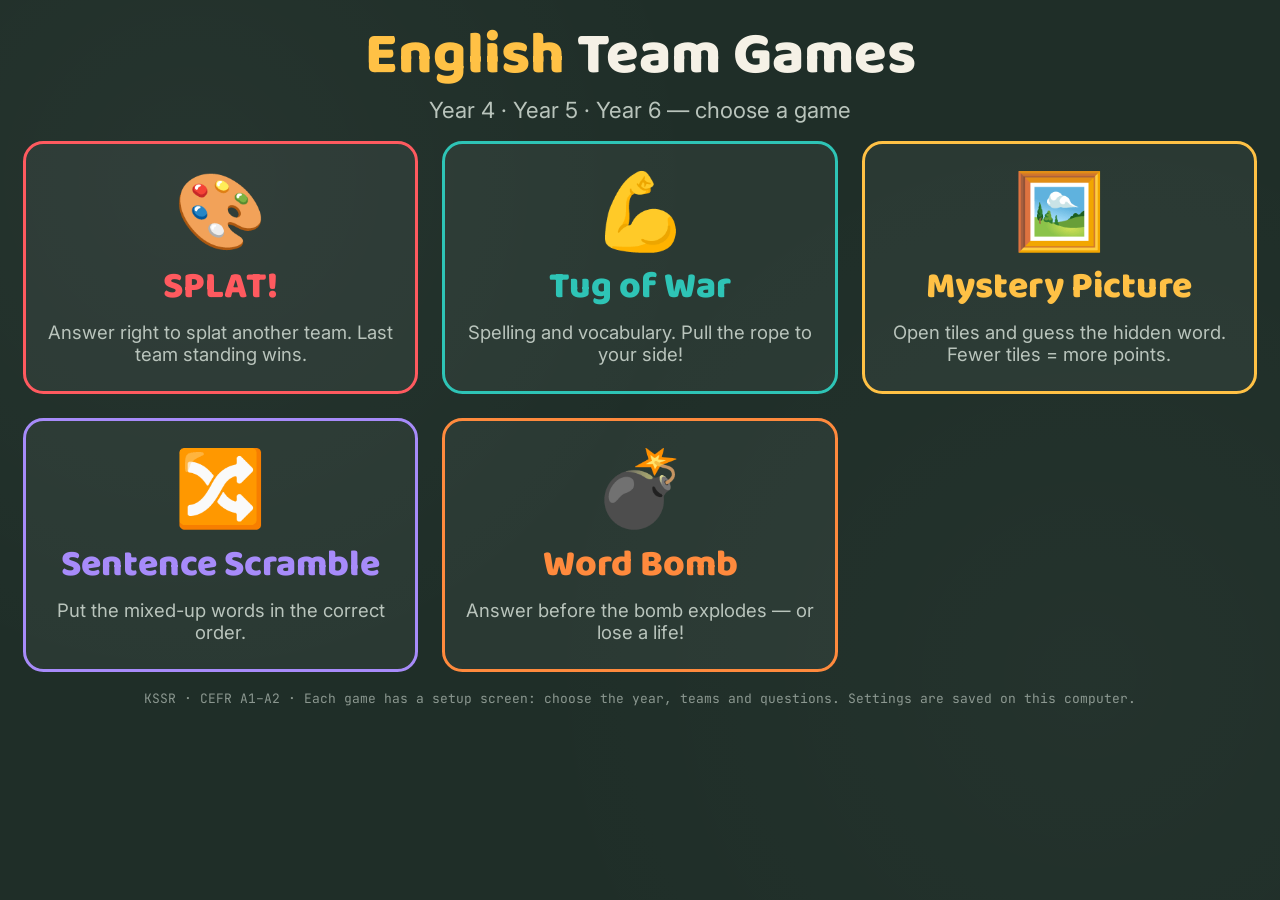
<file: index.html>
<!DOCTYPE html>
<html lang="en">
<head>
<meta charset="UTF-8">
<meta name="viewport" content="width=device-width, initial-scale=1.0">
<title>English Team Games</title>
<link rel="icon" href="data:image/svg+xml,<svg xmlns=%22http://www.w3.org/2000/svg%22 viewBox=%220 0 100 100%22><text y=%22.9em%22 font-size=%2290%22>🎲</text></svg>">
<link rel="preconnect" href="https://fonts.googleapis.com">
<link href="https://fonts.googleapis.com/css2?family=Baloo+2:wght@500;700;800&family=Inter:wght@400;600;700&family=JetBrains+Mono:wght@500;700&display=swap" rel="stylesheet">
<link rel="stylesheet" href="common.css">
<style>
.hero{ text-align:center; }
.hero h1{ font-family:var(--font-display); font-weight:800; font-size:3.2rem; margin:0; line-height:1.1; }
.hero p{ color:var(--chalk-dim); font-size:1.2rem; margin:0.4rem 0 0; }
.games{
  display:grid;
  grid-template-columns:repeat(auto-fit, minmax(17rem, 1fr));
  gap:clamp(12px, 2vw, 24px);
}
.game{
  display:flex; flex-direction:column; align-items:center; gap:0.3rem;
  padding:1.4rem 1rem;
  border-radius:1.1rem;
  border:3px solid var(--c);
  background:rgba(255,255,255,0.05);
  color:var(--chalk);
  text-decoration:none;
  text-align:center;
  transition:transform 0.15s ease, background 0.15s ease;
}
.game:hover, .game:focus-visible{ transform:translateY(-4px); background:rgba(255,255,255,0.1); outline:none; }
.game .icon{ font-size:4rem; line-height:1.1; }
.game .name{ font-family:var(--font-display); font-weight:800; font-size:2rem; color:var(--c); }
.game .what{ color:var(--chalk-dim); font-size:1rem; }
</style>
</head>
<body>
<div class="app">
  <div class="hero">
    <h1><span style="color:var(--gold)">English</span> Team Games</h1>
    <p>Year 4 · Year 5 · Year 6 — choose a game</p>
  </div>

  <nav class="games">
    <a class="game" href="splat.html" style="--c:#FF5A5F">
      <span class="icon">🎨</span><span class="name">SPLAT!</span>
      <span class="what">Answer right to splat another team. Last team standing wins.</span>
    </a>
    <a class="game" href="tug-of-war.html" style="--c:#2EC4B6">
      <span class="icon">💪</span><span class="name">Tug of War</span>
      <span class="what">Spelling and vocabulary. Pull the rope to your side!</span>
    </a>
    <a class="game" href="mystery-picture.html" style="--c:#FFC145">
      <span class="icon">🖼️</span><span class="name">Mystery Picture</span>
      <span class="what">Open tiles and guess the hidden word. Fewer tiles = more points.</span>
    </a>
    <a class="game" href="sentence-scramble.html" style="--c:#A78BFA">
      <span class="icon">🔀</span><span class="name">Sentence Scramble</span>
      <span class="what">Put the mixed-up words in the correct order.</span>
    </a>
    <a class="game" href="word-bomb.html" style="--c:#FF8A3D">
      <span class="icon">💣</span><span class="name">Word Bomb</span>
      <span class="what">Answer before the bomb explodes — or lose a life!</span>
    </a>
  </nav>

  <div class="footer-note">KSSR · CEFR A1–A2 · Each game has a setup screen: choose the year, teams and questions. Settings are saved on this computer.</div>
</div>
</body>
</html>
</file>
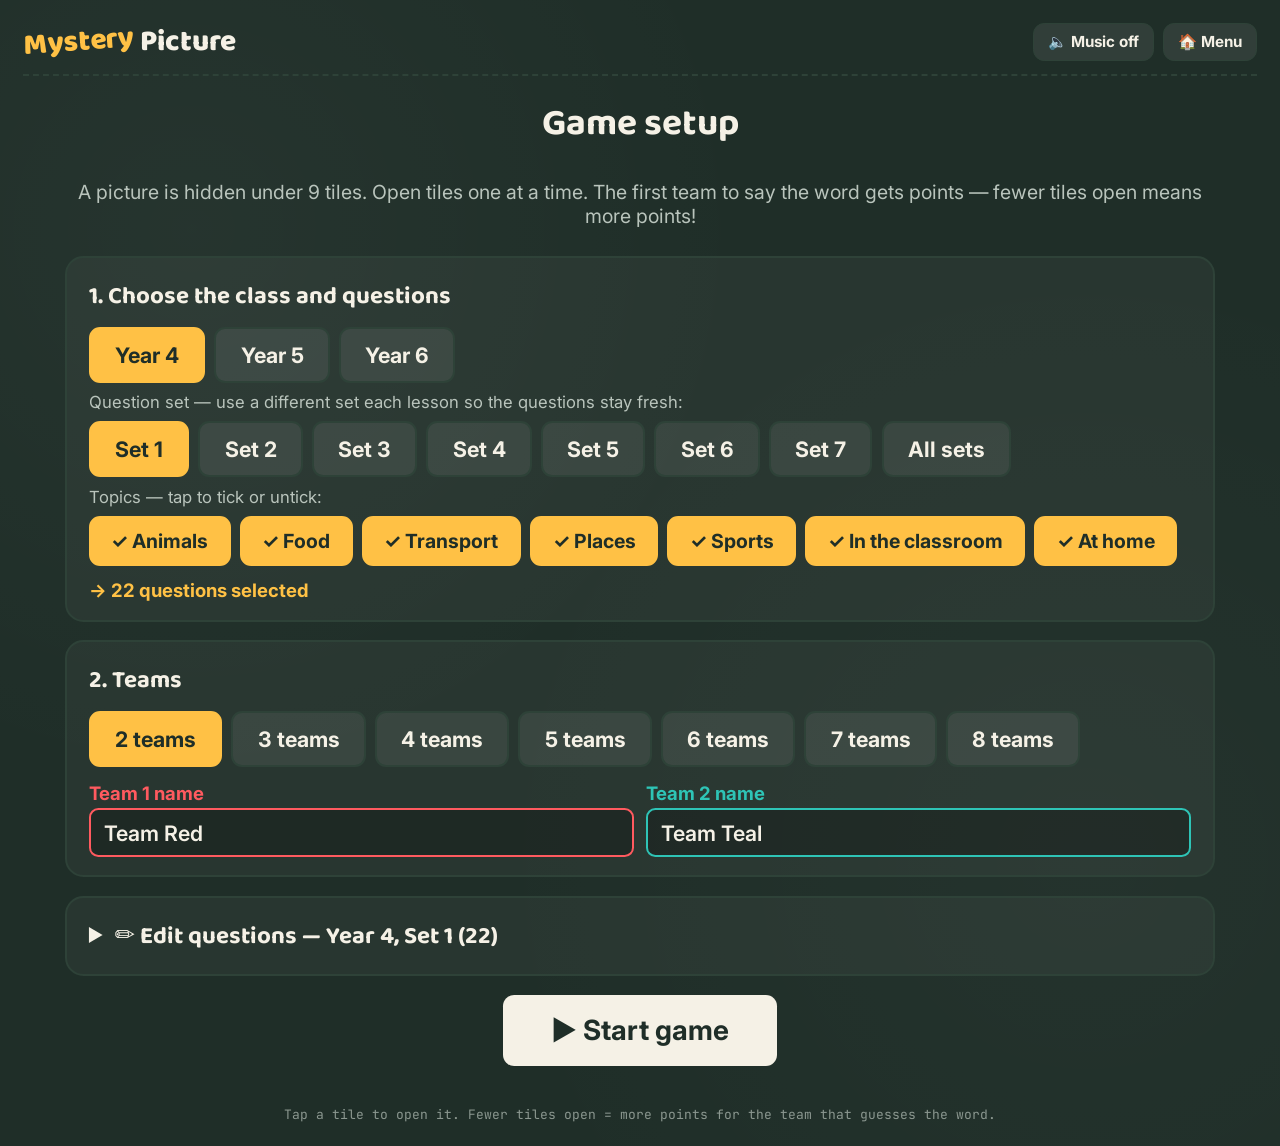
<file: mystery-picture.html>
<!DOCTYPE html>
<html lang="en">
<head>
<meta charset="UTF-8">
<meta name="viewport" content="width=device-width, initial-scale=1.0">
<title>Mystery Picture — English Game</title>
<link rel="icon" href="data:image/svg+xml,<svg xmlns=%22http://www.w3.org/2000/svg%22 viewBox=%220 0 100 100%22><text y=%22.9em%22 font-size=%2290%22>🖼️</text></svg>">
<link rel="preconnect" href="https://fonts.googleapis.com">
<link href="https://fonts.googleapis.com/css2?family=Baloo+2:wght@500;700;800&family=Inter:wght@400;600;700&family=JetBrains+Mono:wght@500;700&display=swap" rel="stylesheet">
<link rel="stylesheet" href="common.css">
<style>
.play{ display:flex; gap:clamp(16px, 3vw, 40px); align-items:center; justify-content:center; flex-wrap:wrap; }
.pic{
  --size:min(24rem, 86vw, 44vh);
  width:var(--size); height:var(--size);
  position:relative;
  border-radius:1rem;
  overflow:hidden;
  background:#F5F1E6;
  display:grid; place-items:center;
  flex:none;
}
.emoji{ font-size:calc(var(--size) * 0.72); line-height:1; user-select:none; }
.tiles{ position:absolute; inset:0; display:grid; grid-template-columns:repeat(3, 1fr); }
.tile{
  border-radius:0;
  border:2px solid var(--board);
  font-family:var(--font-display);
  font-size:calc(var(--size) * 0.14);
  color:var(--board);
  transition:opacity 0.35s ease, transform 0.35s ease;
}
.tile:nth-child(odd){ background:#FFC145; }
.tile:nth-child(even){ background:#2EC4B6; }
.tile:hover:not(:disabled){ transform:none; filter:brightness(1.1); }
.tile.gone{ opacity:0; transform:scale(0.6); pointer-events:none; }
.side{ text-align:center; flex:1 1 18rem; max-width:40rem; }
.topic{ font-family:var(--font-display); font-size:1.8rem; font-weight:700; }
.topic b{ color:var(--gold); }
.points-now{ font-size:1.3rem; color:var(--chalk-dim); margin-top:0.3rem; }
.points-now b{ font-size:2.2rem; color:var(--chalk); font-family:var(--font-display); margin-left:0.4rem; }
.word{ font-family:var(--font-display); font-weight:800; font-size:2.8rem; line-height:1.2; color:var(--gold); min-height:1.2em; visibility:hidden; text-transform:uppercase; }
.word.shown{ visibility:visible; }
.side .controls{ margin-top:0.6rem; }
#scores{ margin-top:clamp(12px, 2vw, 24px); }
</style>
</head>
<body>

<div class="app">
  <header class="topbar" id="topbar"></header>

  <div class="setup" id="setup"></div>

  <main id="game" class="hidden">
    <div class="stage">
      <div class="play">
        <div class="pic">
          <div class="emoji" id="emoji" aria-hidden="true"></div>
          <div class="tiles" id="tiles"></div>
        </div>
        <div class="side">
          <div class="stage-label">What is the mystery picture?</div>
          <div class="topic" id="topic"></div>
          <div class="points-now" id="pointsNow"></div>
          <div class="word" id="word"></div>
          <div class="controls">
            <button class="btn-ghost btn-big" id="prevBtn">← Previous</button>
            <button class="btn-ghost btn-big" id="answerBtn">Show Answer</button>
            <button class="btn-primary btn-big" id="nextBtn">Next Picture →</button>
          </div>
        </div>
      </div>
    </div>

    <div id="scores"></div>
  </main>

  <div class="footer-note">Tap a tile to open it. Fewer tiles open = more points for the team that guesses the word.</div>
</div>

<script src="common.js"></script>
<script src="sets/mystery-picture.js"></script>
<script>
/* ============================================================
   BUILT-IN PICTURES — vocabulary by topic
   (Year 4, 5, 6 — KSSR / CEFR A1–A2)
   ============================================================ */
const BANKS = {
  4: [
    { emoji: "🐘", word: "elephant", topic: "Animals" },
    { emoji: "🦒", word: "giraffe", topic: "Animals" },
    { emoji: "🐒", word: "monkey", topic: "Animals" },
    { emoji: "🐢", word: "turtle", topic: "Animals" },
    { emoji: "🐔", word: "chicken", topic: "Animals" },
    { emoji: "🦁", word: "lion", topic: "Animals" },
    { emoji: "🍉", word: "watermelon", topic: "Food" },
    { emoji: "🍌", word: "banana", topic: "Food" },
    { emoji: "🍞", word: "bread", topic: "Food" },
    { emoji: "🥚", word: "egg", topic: "Food" },
    { emoji: "🍦", word: "ice cream", topic: "Food" },
    { emoji: "🍕", word: "pizza", topic: "Food" },
    { emoji: "🚗", word: "car", topic: "Transport" },
    { emoji: "🚌", word: "bus", topic: "Transport" },
    { emoji: "🚲", word: "bicycle", topic: "Transport" },
    { emoji: "✈️", word: "aeroplane", topic: "Transport" },
    { emoji: "🏠", word: "house", topic: "Places" },
    { emoji: "🏫", word: "school", topic: "Places" },
    { emoji: "⚽", word: "football", topic: "Sports" },
    { emoji: "📚", word: "books", topic: "In the classroom" },
    { emoji: "✏️", word: "pencil", topic: "In the classroom" },
    { emoji: "⏰", word: "clock", topic: "At home" }
  ],
  5: [
    { emoji: "☀️", word: "sun", topic: "Weather" },
    { emoji: "🌧️", word: "rain", topic: "Weather" },
    { emoji: "🌈", word: "rainbow", topic: "Weather" },
    { emoji: "❄️", word: "snow", topic: "Weather" },
    { emoji: "⛈️", word: "storm", topic: "Weather" },
    { emoji: "🌙", word: "moon", topic: "In the sky" },
    { emoji: "🏸", word: "badminton", topic: "Sports" },
    { emoji: "🏀", word: "basketball", topic: "Sports" },
    { emoji: "🎣", word: "fishing", topic: "Hobbies" },
    { emoji: "🎸", word: "guitar", topic: "Music" },
    { emoji: "🛏️", word: "bed", topic: "At home" },
    { emoji: "📺", word: "television", topic: "At home" },
    { emoji: "🔑", word: "key", topic: "At home" },
    { emoji: "☂️", word: "umbrella", topic: "Things we use" },
    { emoji: "🎂", word: "cake", topic: "Food" },
    { emoji: "🍇", word: "grapes", topic: "Food" },
    { emoji: "🍍", word: "pineapple", topic: "Food" },
    { emoji: "🐙", word: "octopus", topic: "Sea animals" },
    { emoji: "🦈", word: "shark", topic: "Sea animals" },
    { emoji: "🐬", word: "dolphin", topic: "Sea animals" },
    { emoji: "🦀", word: "crab", topic: "Sea animals" },
    { emoji: "🐝", word: "bee", topic: "Insects" }
  ],
  6: [
    { emoji: "🌋", word: "volcano", topic: "Nature" },
    { emoji: "🏝️", word: "island", topic: "Nature" },
    { emoji: "🌳", word: "tree", topic: "Nature" },
    { emoji: "🌵", word: "cactus", topic: "Nature" },
    { emoji: "🚀", word: "rocket", topic: "Space" },
    { emoji: "🌍", word: "Earth", topic: "Space" },
    { emoji: "🔭", word: "telescope", topic: "Space" },
    { emoji: "💻", word: "laptop", topic: "Technology" },
    { emoji: "📷", word: "camera", topic: "Technology" },
    { emoji: "🤖", word: "robot", topic: "Technology" },
    { emoji: "🎤", word: "microphone", topic: "Technology" },
    { emoji: "🚑", word: "ambulance", topic: "Health" },
    { emoji: "💊", word: "medicine", topic: "Health" },
    { emoji: "🦷", word: "tooth", topic: "Health" },
    { emoji: "🧼", word: "soap", topic: "Health" },
    { emoji: "♻️", word: "recycle", topic: "Environment" },
    { emoji: "🗑️", word: "rubbish bin", topic: "Environment" },
    { emoji: "🚢", word: "ship", topic: "Travel" },
    { emoji: "🚂", word: "train", topic: "Travel" },
    { emoji: "🗺️", word: "map", topic: "Travel" },
    { emoji: "🧳", word: "suitcase", topic: "Travel" },
    { emoji: "🏰", word: "castle", topic: "Places" }
  ]
};

/* ============================================================
   GAME
   ============================================================ */
const MAX_POINTS = 10;   // 1 tile open = 9 points ... all 9 open = 1 point
let teams = [], pictures = [], index = 0, gameOver = false;
let opened = [];   // per picture: which tiles the teacher opened
let wonBy = [];    // per picture: { team, points } or null
let shown = [];    // per picture: answer revealed

const $ = id => document.getElementById(id);
const prevBtn = $("prevBtn"), nextBtn = $("nextBtn"), answerBtn = $("answerBtn");

const pointsFor = i => Math.max(1, MAX_POINTS - opened[i].length);

function startGame(game){
  teams = game.teams.map(t => ({ ...t, score: 0 }));
  pictures = game.questions;
  index = 0; gameOver = false;
  opened = pictures.map(() => []);
  wonBy = pictures.map(() => null);
  shown = pictures.map(() => false);
  render();
}

function render(){
  const p = pictures[index], won = wonBy[index], done = won || shown[index];
  $("emoji").textContent = p.emoji;
  $("topic").innerHTML = `Topic: <b>${EG.esc(p.topic)}</b>`;
  $("word").textContent = p.word;
  $("word").classList.toggle("shown", !!done);
  $("pointsNow").innerHTML = won
    ? `${EG.esc(teams[won.team].name)} got it!<b>+${won.points} points</b>`
    : `Points if you guess now:<b>${pointsFor(index)}</b>`;

  $("tiles").replaceChildren(...Array.from({ length: 9 }, (_, i) => EG.h("button", {
    className: "tile" + (done || opened[index].includes(i) ? " gone" : ""),
    title: `Open tile ${i + 1}`,
    onclick: () => openTile(i)
  }, String(i + 1))));

  answerBtn.disabled = !!done;
  prevBtn.disabled = index === 0;
  nextBtn.textContent = index === pictures.length - 1 ? "🏁 See the winner" : "Next Picture →";
  nextBtn.disabled = gameOver;
  EG.setCounter(`Picture ${index + 1} / ${pictures.length}`);

  EG.scoreboard($("scores"), teams, {
    score: t => t.score,
    button: { label: "✅ Got it!", disabled: t => gameOver || (won && teams[won.team] === t), onclick: (t, i) => award(i) }
  });
}

function openTile(i){
  if (gameOver || opened[index].includes(i)) return;
  opened[index].push(i);
  EG.sfx.pop();
  render();
}

// one winner per picture; tapping another team moves the points to them
function award(t){
  const before = wonBy[index];
  if (gameOver || before?.team === t) return;
  const points = before ? before.points : pointsFor(index);
  if (before) teams[before.team].score -= points;
  teams[t].score += points;
  wonBy[index] = { team: t, points };
  EG.sfx.correct();
  render();
  EG.bump(t);
}

function finish(){
  gameOver = true;
  render();
  EG.winnerByScore(teams, t => t.score, ["point", "points"]);
}

answerBtn.onclick = () => { shown[index] = true; EG.sfx.pop(); render(); };
prevBtn.onclick = () => { if (index > 0){ index--; render(); } };
nextBtn.onclick = () => { if (index < pictures.length - 1){ index++; render(); } else finish(); };

EG.init({
  id: "mystery-picture",
  titleHTML: `<span class="drip">Mystery</span> Picture`,
  banks: BANKS,
  moreSets: MORE_SETS,
  categoryOf: q => q.topic,
  categoryLabel: "Topics",
  fields: [
    { key: "emoji", label: "Picture (emoji)" },
    { key: "word", label: "Answer word", grow: 2 },
    { key: "topic", label: "Topic hint", grow: 2 }
  ],
  editorHint: "For the picture, paste one emoji (on Windows press ⊞ Win + . to open the emoji keyboard). The topic is also used for the tick boxes.",
  howTo: "A picture is hidden under 9 tiles. Open tiles one at a time. The first team to say the word gets points — fewer tiles open means more points!",
  start: startGame,
  finish
});
</script>

</body>
</html>
</file>
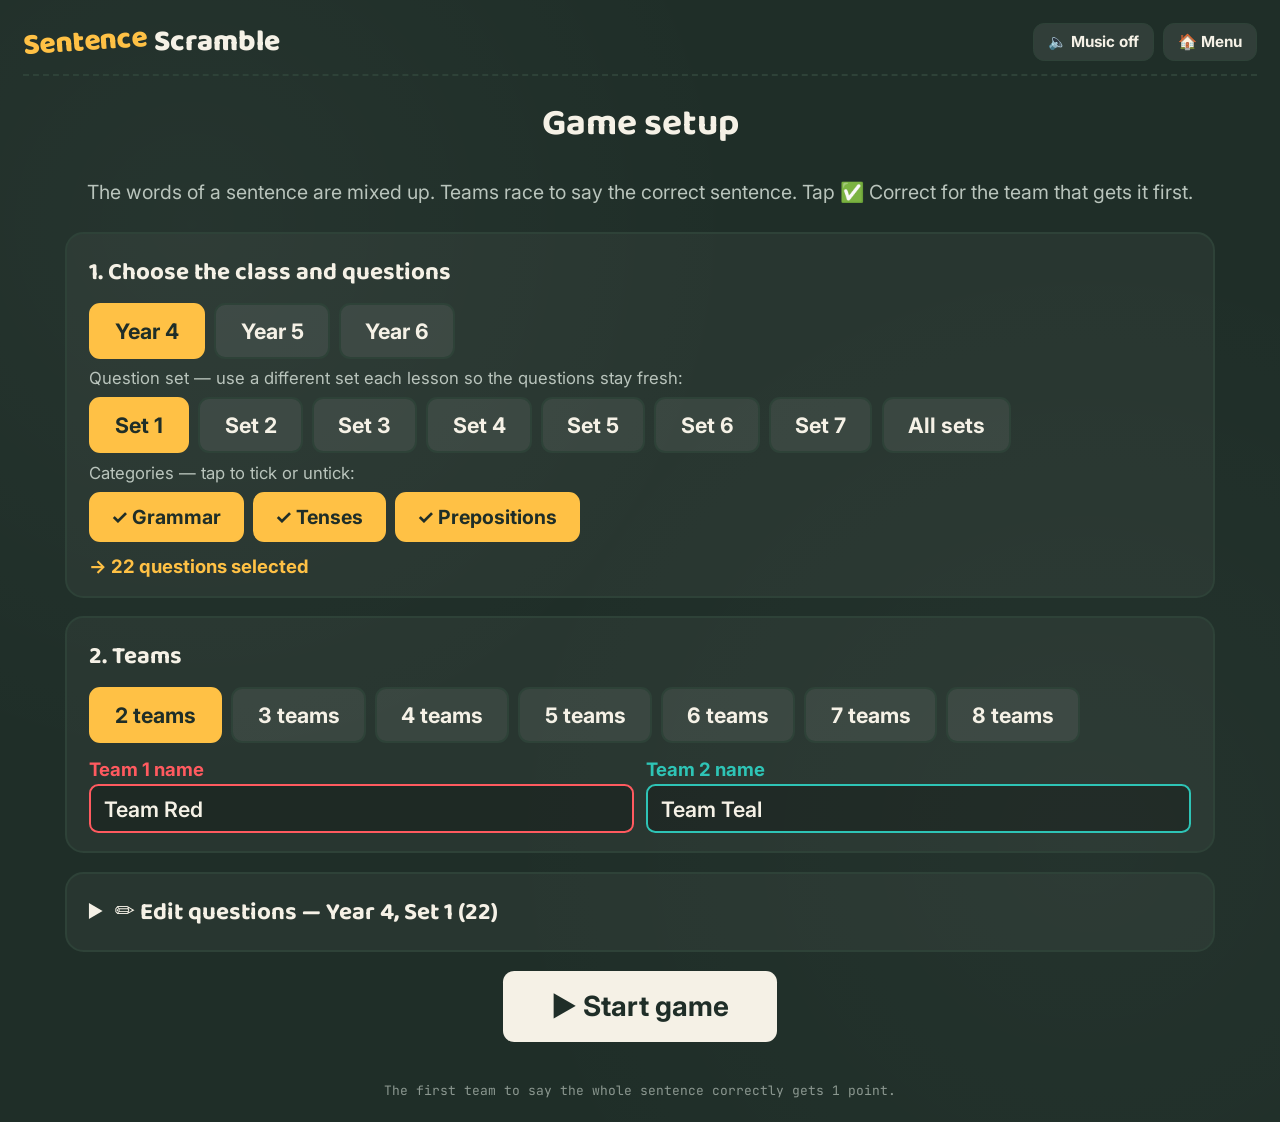
<file: sentence-scramble.html>
<!DOCTYPE html>
<html lang="en">
<head>
<meta charset="UTF-8">
<meta name="viewport" content="width=device-width, initial-scale=1.0">
<title>Sentence Scramble — English Game</title>
<link rel="icon" href="data:image/svg+xml,<svg xmlns=%22http://www.w3.org/2000/svg%22 viewBox=%220 0 100 100%22><text y=%22.9em%22 font-size=%2290%22>🔀</text></svg>">
<link rel="preconnect" href="https://fonts.googleapis.com">
<link href="https://fonts.googleapis.com/css2?family=Baloo+2:wght@500;700;800&family=Inter:wght@400;600;700&family=JetBrains+Mono:wght@500;700&display=swap" rel="stylesheet">
<link rel="stylesheet" href="common.css">
<style>
.words{ display:flex; flex-wrap:wrap; justify-content:center; gap:0.7rem; min-height:4rem; }
.word-tile{
  font-family:var(--font-display);
  font-weight:700;
  font-size:2.2rem;
  line-height:1.2;
  padding:0.3rem 1rem;
  border-radius:0.7rem;
  background:var(--chalk);
  color:var(--board);
  box-shadow:0 5px 0 rgba(0,0,0,0.35);
  animation:drop 0.4s cubic-bezier(.2,1.4,.4,1) both;
}
.word-tile:nth-child(3n+2){ transform:rotate(-2deg); }
.word-tile:nth-child(3n){ transform:rotate(2deg); }
@keyframes drop{ from{ opacity:0; translate:0 -1.5rem; } to{ opacity:1; translate:0 0; } }
#scores{ margin-top:clamp(12px, 2vw, 24px); }
</style>
</head>
<body>

<div class="app">
  <header class="topbar" id="topbar"></header>

  <div class="setup" id="setup"></div>

  <main id="game" class="hidden">
    <div class="stage">
      <div class="stage-label">Put the words in the correct order</div>
      <div class="words" id="words"></div>
      <div class="answer-text" id="answerText"></div>
      <div class="controls">
        <button class="btn-ghost btn-big" id="prevBtn">← Previous</button>
        <button class="btn-ghost btn-big" id="mixBtn">🔀 Mix again</button>
        <button class="btn-ghost btn-big" id="answerBtn">Show Answer</button>
        <button class="btn-primary btn-big" id="nextBtn">Next Sentence →</button>
      </div>
    </div>

    <div id="scores"></div>
  </main>

  <div class="footer-note">The first team to say the whole sentence correctly gets 1 point.</div>
</div>

<script src="common.js"></script>
<script src="sets/sentence-scramble.js"></script>
<script>
/* ============================================================
   BUILT-IN SENTENCES — grammar and sentence structure
   (Year 4, 5, 6 — KSSR / CEFR A1–A2). The game mixes the
   words up by itself, so just type the correct sentence.
   ============================================================ */
const BANKS = {
  4: [
    { sentence: "I like to eat bananas.", category: "Grammar" },
    { sentence: "My cat is sleeping under the table.", category: "Tenses" },
    { sentence: "She can swim very well.", category: "Grammar" },
    { sentence: "We go to school by bus.", category: "Prepositions" },
    { sentence: "There are five apples in the basket.", category: "Grammar" },
    { sentence: "My brother plays football every evening.", category: "Tenses" },
    { sentence: "The elephant has a long trunk.", category: "Grammar" },
    { sentence: "I brush my teeth every morning.", category: "Tenses" },
    { sentence: "Can you ride a bicycle?", category: "Grammar" },
    { sentence: "Ali is reading a book in the library.", category: "Tenses" },
    { sentence: "The sky is blue today.", category: "Grammar" },
    { sentence: "My mother is a teacher.", category: "Grammar" },
    { sentence: "They are playing in the garden.", category: "Tenses" },
    { sentence: "I have two sisters and one brother.", category: "Grammar" },
    { sentence: "What is your favourite colour?", category: "Grammar" },
    { sentence: "The monkey is eating a banana.", category: "Tenses" },
    { sentence: "We have English on Monday.", category: "Prepositions" },
    { sentence: "My school bag is red.", category: "Grammar" },
    { sentence: "He wakes up at six o'clock.", category: "Tenses" },
    { sentence: "Where is my pencil?", category: "Grammar" },
    { sentence: "The birds are singing in the tree.", category: "Tenses" },
    { sentence: "Siti likes drawing pictures.", category: "Grammar" }
  ],
  5: [
    { sentence: "I went to the beach last Sunday.", category: "Tenses" },
    { sentence: "We played badminton after school.", category: "Tenses" },
    { sentence: "It was very hot yesterday.", category: "Tenses" },
    { sentence: "My father is taller than my mother.", category: "Grammar" },
    { sentence: "The cheetah is the fastest animal.", category: "Grammar" },
    { sentence: "How many books do you have?", category: "Grammar" },
    { sentence: "She ate nasi lemak for breakfast.", category: "Tenses" },
    { sentence: "You should drink a lot of water.", category: "Grammar" },
    { sentence: "They were at the zoo on Saturday.", category: "Tenses" },
    { sentence: "Did you watch the football match?", category: "Tenses" },
    { sentence: "My birthday is in December.", category: "Prepositions" },
    { sentence: "There is some milk in the fridge.", category: "Grammar" },
    { sentence: "The train is faster than the bus.", category: "Grammar" },
    { sentence: "I am going to visit my grandmother.", category: "Tenses" },
    { sentence: "We must wear a helmet on a bicycle.", category: "Grammar" },
    { sentence: "Ahmad helped his mother in the kitchen.", category: "Tenses" },
    { sentence: "What time does the shop open?", category: "Grammar" },
    { sentence: "The weather is cold and rainy today.", category: "Grammar" },
    { sentence: "My sister can play the piano.", category: "Grammar" },
    { sentence: "We saw a big turtle in the sea.", category: "Tenses" },
    { sentence: "I do my homework every evening.", category: "Tenses" },
    { sentence: "Is there a library in your school?", category: "Grammar" }
  ],
  6: [
    { sentence: "I was reading a book when the lights went out.", category: "Tenses" },
    { sentence: "We should save water every day.", category: "Grammar" },
    { sentence: "Mount Kinabalu is the highest mountain in Malaysia.", category: "Grammar" },
    { sentence: "She will travel to Japan next year.", category: "Tenses" },
    { sentence: "Please turn off the lights when you leave.", category: "Grammar" },
    { sentence: "My brother is good at playing chess.", category: "Prepositions" },
    { sentence: "We recycle old paper and plastic bottles.", category: "Grammar" },
    { sentence: "The doctor told me to rest at home.", category: "Tenses" },
    { sentence: "Where did you go during the holidays?", category: "Tenses" },
    { sentence: "It is going to rain this afternoon.", category: "Tenses" },
    { sentence: "Eating vegetables keeps our body healthy.", category: "Grammar" },
    { sentence: "The boy who won the race is my cousin.", category: "Grammar" },
    { sentence: "I could not sleep because it was very noisy.", category: "Grammar" },
    { sentence: "We must not throw rubbish into the river.", category: "Grammar" },
    { sentence: "My grandfather planted a mango tree.", category: "Tenses" },
    { sentence: "Which subject do you like the most?", category: "Grammar" },
    { sentence: "They were playing football when it started to rain.", category: "Tenses" },
    { sentence: "Robots can help people do difficult jobs.", category: "Grammar" },
    { sentence: "The museum opens at nine in the morning.", category: "Prepositions" },
    { sentence: "You should wash your hands before eating.", category: "Grammar" },
    { sentence: "I am interested in learning about space.", category: "Prepositions" },
    { sentence: "Our class visited the science centre last week.", category: "Tenses" }
  ]
};

/* ============================================================
   GAME
   ============================================================ */
let teams = [], sentences = [], index = 0, gameOver = false;
let wonBy = [];   // per sentence: team index or null

const $ = id => document.getElementById(id);
const prevBtn = $("prevBtn"), nextBtn = $("nextBtn"), answerBtn = $("answerBtn"), answerText = $("answerText");

// words without the full stop / question mark, so the last word isn't given away
const wordsOf = s => s.trim().replace(/[.?!]+$/, "").split(/\s+/);

function mixed(sentence){
  const words = wordsOf(sentence);
  if (new Set(words).size < 2) return words;
  let out;
  do { out = EG.shuffle(words); } while (out.join(" ") === words.join(" "));
  return out;
}

function startGame(game){
  teams = game.teams.map(t => ({ ...t, score: 0 }));
  sentences = game.questions;
  index = 0; gameOver = false;
  wonBy = sentences.map(() => null);
  render();
}

function showWords(){
  $("words").replaceChildren(...mixed(sentences[index].sentence).map((w, i) =>
    EG.h("span", { className: "word-tile", style: `animation-delay:${i * 0.05}s` }, w)));
}

function render(){
  showWords();
  answerText.textContent = sentences[index].sentence;
  answerText.classList.toggle("shown", wonBy[index] !== null);
  answerBtn.textContent = wonBy[index] !== null ? "Hide Answer" : "Show Answer";
  prevBtn.disabled = index === 0;
  nextBtn.textContent = index === sentences.length - 1 ? "🏁 See the winner" : "Next Sentence →";
  nextBtn.disabled = gameOver;
  EG.setCounter(`Sentence ${index + 1} / ${sentences.length}`);
  renderScores();
}

function renderScores(){
  EG.scoreboard($("scores"), teams, {
    score: t => t.score,
    button: { label: "✅ Correct", disabled: t => gameOver || teams[wonBy[index]] === t, onclick: (t, i) => award(i) }
  });
}

// one point per sentence; tapping another team moves the point to them
function award(t){
  const before = wonBy[index];
  if (gameOver || before === t) return;
  if (before !== null) teams[before].score--;
  teams[t].score++;
  wonBy[index] = t;
  EG.sfx.correct();
  answerText.classList.add("shown");
  answerBtn.textContent = "Hide Answer";
  renderScores();
  EG.bump(t);
}

function finish(){
  gameOver = true;
  render();
  EG.winnerByScore(teams, t => t.score, ["point", "points"]);
}

answerBtn.onclick = () => {
  const shown = answerText.classList.toggle("shown");
  answerBtn.textContent = shown ? "Hide Answer" : "Show Answer";
};
$("mixBtn").onclick = showWords;
prevBtn.onclick = () => { if (index > 0){ index--; render(); } };
nextBtn.onclick = () => { if (index < sentences.length - 1){ index++; render(); } else finish(); };

EG.init({
  id: "sentence-scramble",
  titleHTML: `<span class="drip">Sentence</span> Scramble`,
  banks: BANKS,
  moreSets: MORE_SETS,
  fields: [{ key: "sentence", label: "Correct sentence", grow: 4 }, { key: "category", label: "Category", optional: true }],
  editorHint: "Type the sentence in the correct order — the game mixes up the words. Category: Vocabulary, Grammar, Tenses or Prepositions (or any word you like) — it decides the tick boxes.",
  howTo: "The words of a sentence are mixed up. Teams race to say the correct sentence. Tap ✅ Correct for the team that gets it first.",
  start: startGame,
  finish
});
</script>

</body>
</html>
</file>
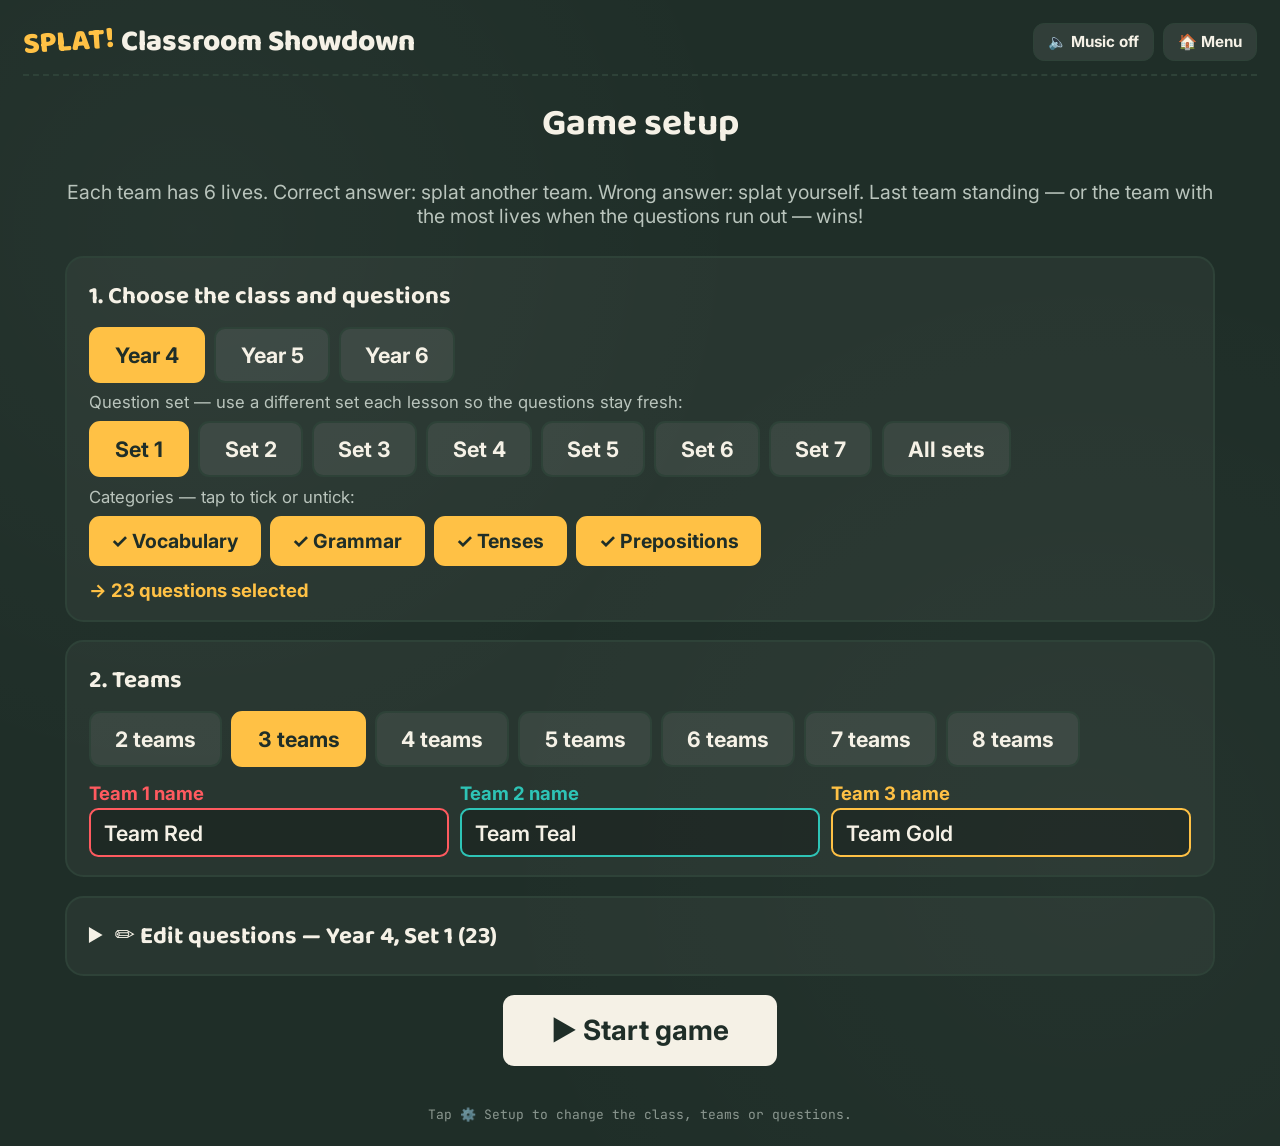
<file: splat.html>
<!DOCTYPE html>
<html lang="en">
<head>
<meta charset="UTF-8">
<meta name="viewport" content="width=device-width, initial-scale=1.0">
<title>SPLAT! Classroom Game</title>
<link rel="icon" href="data:image/svg+xml,<svg xmlns=%22http://www.w3.org/2000/svg%22 viewBox=%220 0 100 100%22><text y=%22.9em%22 font-size=%2290%22>🎨</text></svg>">
<link rel="preconnect" href="https://fonts.googleapis.com">
<link href="https://fonts.googleapis.com/css2?family=Baloo+2:wght@500;700;800&family=Inter:wght@400;600;700&family=JetBrains+Mono:wght@500;700&display=swap" rel="stylesheet">
<link rel="stylesheet" href="common.css">
<style>
/* ---------------- teams row ---------------- */
.teams{
  display:grid;
  grid-template-columns:repeat(var(--n, 3), 1fr);
  gap:clamp(12px, 2vw, 22px);
}
/* 5–8 teams: two even rows of smaller cards */
.teams.many{ grid-template-columns:repeat(var(--cols, 4), 1fr); gap:clamp(8px, 1.2vw, 14px); }
.teams.many .team-card{ padding:clamp(8px, 1vw, 14px); }
.teams.many .team-name{ font-size:1.25rem; margin:0; line-height:1.15; }
.teams.many .team-status{ font-size:0.65rem; margin-bottom:0.1rem; }
.teams.many .team-lives{ font-size:0.95rem; letter-spacing:0; margin-bottom:0.3rem; }
.teams.many .team-actions{ gap:6px; }
.teams.many .team-actions button{ font-size:0.95rem; padding:0.55rem 0.3rem; }
@media (max-width: 1000px){ .teams, .teams.many{ grid-template-columns:repeat(2, 1fr); } }
@media (max-width: 600px){ .teams{ grid-template-columns:1fr; } }

.team-card{
  position:relative;
  overflow:hidden;
  border-radius:1rem;
  padding:clamp(12px, 1.4vw, 20px);
  border:3px solid var(--c);
  background:rgba(255,255,255,0.04);
  transition:filter 0.3s ease, opacity 0.3s ease;
}
.team-name{
  font-family:var(--font-display);
  font-weight:800;
  font-size:1.6rem;
  margin:0 0 4px;
  color:var(--c);
  overflow-wrap:anywhere;
}
.team-status{
  font-family:var(--font-mono);
  font-size:0.75rem;
  text-transform:uppercase;
  letter-spacing:1.5px;
  color:var(--chalk-dim);
  margin-bottom:0.3rem;
  display:inline-block;
}
.team-status.eliminated{ color:var(--danger); }
.team-lives{ font-size:1.2rem; letter-spacing:2px; margin-bottom:0.6rem; line-height:1.4; }
.team-actions{ display:flex; gap:8px; }
.team-actions button{ flex:1; font-size:1.05rem; padding:0.7rem 0.4rem; }

/* eliminated state: grey out + paint splat overlay */
.team-card.eliminated{ filter:grayscale(1) brightness(0.55); }
.team-card.eliminated .team-actions{ pointer-events:none; }
.splat-overlay{
  position:absolute; inset:0;
  display:flex; align-items:center; justify-content:center;
  pointer-events:none; opacity:0;
}
.team-card.eliminated .splat-overlay{ opacity:1; animation:splatIn 0.5s cubic-bezier(.2,1.4,.4,1) both; }
.splat-overlay svg{ width:78%; height:78%; }
@keyframes splatIn{
  0%{ opacity:0; transform:scale(0.2) rotate(-30deg); }
  60%{ opacity:1; transform:scale(1.15) rotate(8deg); }
  100%{ opacity:1; transform:scale(1) rotate(0deg); }
}

/* shake + red flash on every life lost */
@keyframes shake{
  0%,100%{ transform:translateX(0); }
  20%{ transform:translateX(-8px); }
  40%{ transform:translateX(7px); }
  60%{ transform:translateX(-5px); }
  80%{ transform:translateX(4px); }
}
.team-card.shake{ animation:shake 0.4s ease; }
@keyframes hitFlash{
  0%{ background:rgba(230,72,77,0.35); box-shadow:0 0 0 3px rgba(230,72,77,0.5) inset; }
  100%{ background:rgba(255,255,255,0.04); box-shadow:0 0 0 0 rgba(230,72,77,0) inset; }
}
.team-card.hit-flash{ animation:hitFlash 0.5s ease-out; }

/* a small paint droplet that pops and falls away on every hit */
.hit-droplet{
  position:absolute; top:50%; left:50%;
  width:34px; height:34px; margin:-17px 0 0 -17px;
  pointer-events:none; z-index:5; opacity:0;
  font-size:30px; text-align:center; line-height:34px;
}
.hit-droplet.playing{ animation:dropletPop 0.5s ease-out forwards; }
@keyframes dropletPop{
  0%{ opacity:0; transform:scale(0.3) translateY(0); }
  35%{ opacity:1; transform:scale(1.3) translateY(-6px); }
  100%{ opacity:0; transform:scale(0.9) translateY(18px); }
}

/* target-picker modal */
.picker-options{ display:flex; flex-direction:column; gap:10px; }
.picker-options button{ font-family:var(--font-display); font-size:1.3rem; border:2px solid var(--c, var(--board-line)); }
.picker-options.many{ display:grid; grid-template-columns:1fr 1fr; }
.picker-options.many button{ font-size:1.1rem; }
</style>
</head>
<body>

<div class="app">
  <header class="topbar" id="topbar"></header>

  <div class="setup" id="setup"></div>

  <main id="game" class="hidden">
    <div class="stage">
      <div class="stage-label" id="stageLabel">On the board</div>
      <div class="question-text" id="questionText"></div>
      <div class="answer-text" id="answerText"></div>

      <div class="controls">
        <button class="btn-ghost btn-big" id="prevQuestionBtn">← Previous</button>
        <button class="btn-ghost btn-big" id="toggleAnswerBtn">Show Answer</button>
        <button class="btn-primary btn-big" id="nextQuestionBtn">Next Question →</button>
      </div>
    </div>

    <div class="teams" id="teamsContainer" style="margin-top:clamp(10px, 1.4vw, 20px)">
      <!-- team cards are rendered by JS -->
    </div>
  </main>

  <div class="footer-note">Tap ⚙️ Setup to change the class, teams or questions.</div>
</div>

<!-- ===================== TARGET PICKER MODAL ===================== -->
<div class="modal-backdrop hidden" id="pickerBackdrop">
  <div class="modal" role="dialog">
    <h3 id="pickerTitle">Who gets splatted?</h3>
    <p>Choose the team to splat.</p>
    <div class="picker-options" id="pickerOptions"></div>
    <button class="btn-ghost" id="pickerCancel" style="margin-top:14px;width:100%;">Cancel</button>
  </div>
</div>

<script src="common.js"></script>
<script src="sets/splat.js"></script>
<script>
/* ============================================================
   BUILT-IN QUESTIONS (Year 4, 5, 6 — KSSR / CEFR A1–A2)
   Teachers can change these on the setup screen without
   touching this file. A new "topic" starts a new stage.
   The word before ":" in a topic is its category (tick boxes).
   ============================================================ */
const BANKS = {
  4: [
    { topic: "Vocabulary", question: "What is the opposite of \"hot\"?", answer: "Cold" },
    { topic: "Vocabulary", question: "What do we call a baby cat?", answer: "A kitten" },
    { topic: "Vocabulary", question: "Name a fruit that is yellow.", answer: "Banana / mango / lemon" },
    { topic: "Vocabulary", question: "What do you use to cut paper?", answer: "Scissors" },
    { topic: "Vocabulary", question: "What is the opposite of \"big\"?", answer: "Small / little" },
    { topic: "Vocabulary", question: "Who helps sick people in a hospital?", answer: "A doctor / a nurse" },
    { topic: "Vocabulary", question: "What meal do we eat in the morning?", answer: "Breakfast" },
    { topic: "Vocabulary", question: "Which day comes after Sunday?", answer: "Monday" },
    { topic: "Vocabulary", question: "How many legs does a spider have?", answer: "Eight" },
    { topic: "Grammar", question: "Which is correct: \"He like football\" or \"He likes football\"?", answer: "He likes football." },
    { topic: "Grammar", question: "One box, two ___.", answer: "boxes" },
    { topic: "Grammar", question: "Fill in the blank: \"There ___ three cats under the table.\" (is / are)", answer: "are" },
    { topic: "Grammar", question: "Fill in the blank: \"___ you swim?\" \"Yes, I can.\"", answer: "Can" },
    { topic: "Grammar", question: "Which is correct: \"I have a apple\" or \"I have an apple\"?", answer: "I have an apple." },
    { topic: "Tenses", question: "Fill in the blank: \"She ___ (eat) rice every day.\"", answer: "eats" },
    { topic: "Tenses", question: "Fill in the blank: \"Look! The boys ___ (play) football now.\"", answer: "are playing" },
    { topic: "Tenses", question: "Fill in the blank: \"My father ___ (go) to work by car.\"", answer: "goes" },
    { topic: "Prepositions", question: "Fill in: \"We keep ice cream ___ the fridge.\"", answer: "in" },
    { topic: "Prepositions", question: "Fill in: \"The clock is ___ the wall.\"", answer: "on" },
    { topic: "Prepositions", question: "Fill in: \"A fish lives ___ the water.\"", answer: "in" },
    { topic: "Prepositions", question: "Fill in: \"The letter B is ___ A and C.\"", answer: "between" },
    { topic: "Prepositions", question: "Fill in: \"When it rains, we stand ___ an umbrella.\"", answer: "under" },
    { topic: "Prepositions", question: "Fill in: \"I wear my shoes ___ my feet.\"", answer: "on" }
  ],
  5: [
    { topic: "Vocabulary", question: "What is the opposite of \"early\"?", answer: "Late" },
    { topic: "Vocabulary", question: "Where do you go to borrow books?", answer: "The library" },
    { topic: "Vocabulary", question: "Who flies a plane?", answer: "A pilot" },
    { topic: "Vocabulary", question: "What meal do we eat in the evening?", answer: "Dinner" },
    { topic: "Vocabulary", question: "Which month comes after March?", answer: "April" },
    { topic: "Vocabulary", question: "What do you wear on your head on a hot, sunny day?", answer: "A hat / a cap" },
    { topic: "Vocabulary", question: "What is the opposite of \"cheap\"?", answer: "Expensive" },
    { topic: "Vocabulary", question: "Which animal is called \"the king of the jungle\"?", answer: "The lion" },
    { topic: "Grammar", question: "Fill in the blank: \"An elephant is ___ (big) than a cat.\"", answer: "bigger" },
    { topic: "Grammar", question: "Fill in the blank: \"Ali is the ___ (tall) boy in the class.\"", answer: "tallest" },
    { topic: "Grammar", question: "Fill in the blank: \"How ___ apples do you have?\" (much / many)", answer: "many" },
    { topic: "Grammar", question: "You are sick. \"You ___ go to the doctor.\" (should / shouldn't)", answer: "should" },
    { topic: "Grammar", question: "Correct the sentence: \"She more tall than her brother.\"", answer: "She is taller than her brother." },
    { topic: "Tenses", question: "Change to the past tense: \"I go to school.\"", answer: "I went to school." },
    { topic: "Tenses", question: "Fill in the blank: \"Yesterday, we ___ (play) badminton.\"", answer: "played" },
    { topic: "Tenses", question: "Fill in the blank: \"Last night, she ___ (eat) noodles.\"", answer: "ate" },
    { topic: "Tenses", question: "Fill in the blank: \"There ___ a lot of people at the park yesterday.\" (was / were)", answer: "were" },
    { topic: "Prepositions", question: "Fill in: \"My birthday is ___ May.\"", answer: "in" },
    { topic: "Prepositions", question: "Fill in: \"We have English ___ Monday.\"", answer: "on" },
    { topic: "Prepositions", question: "Fill in: \"School starts ___ 7.30 in the morning.\"", answer: "at" },
    { topic: "Prepositions", question: "Fill in: \"I brush my teeth ___ night.\"", answer: "at" },
    { topic: "Prepositions", question: "Fill in: \"It is very hot ___ the afternoon.\"", answer: "in" }
  ],
  6: [
    { topic: "Vocabulary", question: "Who looks after your teeth?", answer: "A dentist" },
    { topic: "Vocabulary", question: "What do we call using old paper and bottles again to make new things?", answer: "Recycling" },
    { topic: "Vocabulary", question: "What is the opposite of \"dangerous\"?", answer: "Safe" },
    { topic: "Vocabulary", question: "Which part of the body do you use to think?", answer: "The brain" },
    { topic: "Vocabulary", question: "What do we call a person who writes books?", answer: "An author / a writer" },
    { topic: "Vocabulary", question: "Which planet do we live on?", answer: "Earth" },
    { topic: "Vocabulary", question: "What is the opposite of \"polite\"?", answer: "Rude" },
    { topic: "Vocabulary", question: "Where do you go to see old and interesting things from the past?", answer: "A museum" },
    { topic: "Grammar", question: "Fill in the blank: \"This is the ___ (good) day of my life!\"", answer: "best" },
    { topic: "Grammar", question: "Fill in the blank: \"A cheetah runs very ___ (quick).\"", answer: "quickly" },
    { topic: "Grammar", question: "Fill in the blank: \"Siti is the girl ___ won the race.\" (who / which)", answer: "who" },
    { topic: "Grammar", question: "Fill in the blank: \"You ___ throw rubbish into the river. It is wrong.\" (must / mustn't)", answer: "mustn't" },
    { topic: "Tenses", question: "Fill in the blank: \"Mum ___ (cook) when the phone rang.\"", answer: "was cooking" },
    { topic: "Tenses", question: "Fill in the blank: \"I think it ___ rain tomorrow.\"", answer: "will" },
    { topic: "Tenses", question: "Fill in the blank: \"Look at those dark clouds! It is ___ to rain.\"", answer: "going" },
    { topic: "Tenses", question: "Make it a question: \"She went to Penang.\"", answer: "Did she go to Penang?" },
    { topic: "Tenses", question: "Correct the sentence: \"Yesterday I buyed a new bag.\"", answer: "Yesterday I bought a new bag." },
    { topic: "Tenses", question: "Fill in the blank: \"When I was five, I ___ (can) ride a bicycle.\"", answer: "could" },
    { topic: "Prepositions", question: "Fill in: \"I am good ___ drawing.\"", answer: "at" },
    { topic: "Prepositions", question: "Fill in: \"Are you afraid ___ snakes?\"", answer: "of" },
    { topic: "Prepositions", question: "Fill in: \"We went to Langkawi ___ plane.\"", answer: "by" },
    { topic: "Prepositions", question: "Fill in: \"The canteen is next ___ the library.\"", answer: "to" },
    { topic: "Prepositions", question: "Fill in: \"Our school holiday starts ___ November.\"", answer: "in" }
  ]
};

/* ============================================================
   GAME STATE
   ============================================================ */
const LIVES_PER_TEAM = 6;

let teams = [];
let gameOver = false;
let sequence = [];
let totalQuestions = 0;
let currentIndex = 0;
let answerShown = false;

/* Flatten the question list into one sequence: a "stage"
   announcement whenever the topic changes, then its questions. */
function buildSequence(questions){
  const seq = [];
  let lastTopic = null;
  questions.forEach(q => {
    const topic = (q.topic || "").trim();
    if (topic && topic !== lastTopic) seq.push({ type: "stage", name: topic });
    lastTopic = topic;
    seq.push({ type: "question", stageName: topic, ...q });
  });
  return seq;
}

/* ============================================================
   DOM REFERENCES
   ============================================================ */
const questionTextEl   = document.getElementById("questionText");
const answerTextEl     = document.getElementById("answerText");
const stageLabelEl     = document.getElementById("stageLabel");
const teamsContainerEl = document.getElementById("teamsContainer");
const toggleAnswerBtn  = document.getElementById("toggleAnswerBtn");
const prevQuestionBtn  = document.getElementById("prevQuestionBtn");
const nextQuestionBtn  = document.getElementById("nextQuestionBtn");

const pickerBackdrop = document.getElementById("pickerBackdrop");
const pickerOptions  = document.getElementById("pickerOptions");
const pickerTitle    = document.getElementById("pickerTitle");
const pickerCancel   = document.getElementById("pickerCancel");

/* ============================================================
   SPLAT SOUND (synthesized — the other sounds are in common.js)
   ============================================================ */
function playSplatSound(){
  try {
    const ctx = EG.audio();

    // wet noise burst for the "splat" texture
    const bufferSize = ctx.sampleRate * 0.25;
    const buffer = ctx.createBuffer(1, bufferSize, ctx.sampleRate);
    const data = buffer.getChannelData(0);
    for (let i = 0; i < bufferSize; i++){
      data[i] = (Math.random() * 2 - 1) * (1 - i / bufferSize);
    }
    const noise = ctx.createBufferSource();
    noise.buffer = buffer;

    const noiseFilter = ctx.createBiquadFilter();
    noiseFilter.type = "lowpass";
    noiseFilter.frequency.setValueAtTime(1200, ctx.currentTime);
    noiseFilter.frequency.exponentialRampToValueAtTime(150, ctx.currentTime + 0.25);

    const noiseGain = ctx.createGain();
    noiseGain.gain.setValueAtTime(0.5, ctx.currentTime);
    noiseGain.gain.exponentialRampToValueAtTime(0.001, ctx.currentTime + 0.25);

    noise.connect(noiseFilter);
    noiseFilter.connect(noiseGain);
    noiseGain.connect(ctx.destination);
    noise.start();
    noise.stop(ctx.currentTime + 0.25);

    // low punchy "thud" underneath the splat
    const osc = ctx.createOscillator();
    osc.type = "sine";
    osc.frequency.setValueAtTime(180, ctx.currentTime);
    osc.frequency.exponentialRampToValueAtTime(40, ctx.currentTime + 0.2);
    const oscGain = ctx.createGain();
    oscGain.gain.setValueAtTime(0.4, ctx.currentTime);
    oscGain.gain.exponentialRampToValueAtTime(0.001, ctx.currentTime + 0.2);
    osc.connect(oscGain);
    oscGain.connect(ctx.destination);
    osc.start();
    osc.stop(ctx.currentTime + 0.2);
  } catch (e) { /* no sound */ }
}

/* ============================================================
   PAINT SPLAT SVG (signature element)
   ============================================================ */
const SPLAT_SVG = `
<svg viewBox="0 0 200 200" xmlns="http://www.w3.org/2000/svg">
  <g fill="#14201B">
    <path d="M100 20c10 0 14 14 24 12s18-16 28-8 4 22 12 30 22 6 22 18-16 12-18 22 8 20-2 28-22-2-30 6-8 20-20 20-14-14-24-12-18 16-28 8-4-22-12-30-22-6-22-18 16-12 18-22-8-20 2-28 22 2 30-6 8-20 20-20z"/>
  </g>
  <text x="100" y="112" font-family="Baloo 2, sans-serif" font-size="34" font-weight="800"
        text-anchor="middle" fill="#F5F1E6" transform="rotate(-6 100 100)">SPLAT!</text>
</svg>`;

/* ============================================================
   RENDER FUNCTIONS
   ============================================================ */
function renderCurrent(){
  const item = sequence[currentIndex];
  answerShown = false;
  answerTextEl.classList.remove("shown");
  toggleAnswerBtn.textContent = "Show Answer";

  if (item.type === "stage"){
    questionTextEl.innerHTML = `🎯 Now it's time for<br><span class="stage-name">${EG.esc(item.name)}!</span>`;
    answerTextEl.textContent = "";
    stageLabelEl.textContent = "Get ready!";
    EG.setCounter(`New stage`);
    toggleAnswerBtn.disabled = true;
  } else {
    questionTextEl.textContent = item.question;
    answerTextEl.textContent = item.answer;
    stageLabelEl.textContent = item.stageName || "On the board";
    toggleAnswerBtn.disabled = false;

    const questionNumber = sequence
      .slice(0, currentIndex + 1)
      .filter(i => i.type === "question").length;
    EG.setCounter(`Question ${String(questionNumber).padStart(2, "0")} / ${totalQuestions}`);
  }

  const isLast = currentIndex >= sequence.length - 1;
  nextQuestionBtn.textContent = isLast ? "🏁 See the winner" : item.type === "stage" ? "Begin →" : "Next Question →";
  nextQuestionBtn.disabled = gameOver;
  prevQuestionBtn.disabled = currentIndex === 0;
}

function renderTeams(){
  teamsContainerEl.innerHTML = "";
  teamsContainerEl.style.setProperty("--n", teams.length);
  teamsContainerEl.style.setProperty("--cols", Math.ceil(teams.length / 2));
  teamsContainerEl.classList.toggle("many", teams.length > 4);

  teams.forEach(team => {
    const isEliminated = team.status === "eliminated";
    const activeOthers = teams.filter(t => t.id !== team.id && t.status === "active");
    const hearts = Array.from({ length: LIVES_PER_TEAM }, (_, i) =>
      i < team.lives ? "❤️" : "🖤"
    ).join(" ");

    const card = document.createElement("div");
    card.className = `team-card${isEliminated ? " eliminated" : ""}`;
    card.style.setProperty("--c", team.color);
    card.id = `team-card-${team.id}`;

    card.innerHTML = `
      <h3 class="team-name">${EG.esc(team.name)}</h3>
      <span class="team-status${isEliminated ? " eliminated" : ""}">
        ${isEliminated ? "Eliminated" : "Active"}
      </span>
      <div class="team-lives" aria-label="${team.lives} lives">${hearts}</div>
      <div class="team-actions">
        <button class="btn-primary" data-action="correct" title="Correct — splat another team" ${isEliminated || gameOver || activeOthers.length === 0 ? "disabled" : ""}>
          ✅ Correct
        </button>
        <button class="btn-danger" data-action="wrong" title="Wrong — splat yourself" ${isEliminated || gameOver ? "disabled" : ""}>
          ❌ Wrong
        </button>
      </div>
      <div class="splat-overlay">${isEliminated ? SPLAT_SVG : ""}</div>
      <div class="hit-droplet" id="hit-droplet-${team.id}">💥</div>
    `;

    card.querySelector('[data-action="correct"]').addEventListener("click", () => openPicker(team));
    card.querySelector('[data-action="wrong"]').addEventListener("click", () => selfSplat(team));

    teamsContainerEl.appendChild(card);
  });
}

/* ============================================================
   GAME ACTIONS
   ============================================================ */
function hitTeam(team){
  team.lives = Math.max(0, team.lives - 1);
  if (team.lives === 0){
    team.status = "eliminated";
  }
  playSplatSound();
  renderTeams();

  const card = document.getElementById(`team-card-${team.id}`);
  if (card){
    card.classList.add("shake", "hit-flash");
    setTimeout(() => card.classList.remove("shake", "hit-flash"), 500);
  }

  const droplet = document.getElementById(`hit-droplet-${team.id}`);
  if (droplet){
    droplet.classList.remove("playing");
    // force reflow so the animation can replay on repeated hits
    void droplet.offsetWidth;
    droplet.classList.add("playing");
  }

  checkForWinner();
}

function selfSplat(team){
  hitTeam(team);
}

function checkForWinner(){
  if (gameOver) return;
  const remaining = teams.filter(t => t.status === "active");
  if (remaining.length === 1){
    endGame(`🎉 ${remaining[0].name} Wins! 🎉`, "Last team standing takes the game.");
  } else if (remaining.length === 0){
    endGame("Everyone got splatted — no survivors!");
  }
}

function endGame(title, note){
  gameOver = true;
  closePicker();
  renderCurrent();
  renderTeams();
  if (title) EG.showWinner(title, teams.map(t => `${t.name}: ${EG.plural(t.lives, ["life", "lives"])}`), note);
  else EG.winnerByScore(teams, t => t.lives, ["life", "lives"], "The team with the most lives wins.");
}

function openPicker(actingTeam){
  const targets = teams.filter(t => t.id !== actingTeam.id && t.status === "active");
  if (targets.length === 0) return;

  pickerTitle.textContent = `${actingTeam.name} got it right! Who gets splatted?`;
  pickerOptions.innerHTML = "";
  pickerOptions.classList.toggle("many", targets.length > 4);

  targets.forEach(target => {
    const btn = document.createElement("button");
    btn.className = "btn-ghost";
    btn.style.setProperty("--c", target.color);
    btn.textContent = targets.length > 4
      ? `${target.name} · ${target.lives} ❤️`
      : `${target.name} (${target.lives} ${target.lives === 1 ? "life" : "lives"} left)`;
    btn.addEventListener("click", () => {
      closePicker();
      hitTeam(target);
    });
    pickerOptions.appendChild(btn);
  });

  pickerBackdrop.classList.remove("hidden");
}

function closePicker(){
  pickerBackdrop.classList.add("hidden");
}

function startGame(game){
  teams = game.teams.map((t, i) => ({ ...t, id: i + 1, lives: LIVES_PER_TEAM, status: "active" }));
  sequence = buildSequence(game.questions);
  totalQuestions = game.questions.length;
  currentIndex = 0;
  gameOver = false;
  closePicker();
  renderCurrent();
  renderTeams();
}

/* ============================================================
   EVENT LISTENERS
   ============================================================ */
toggleAnswerBtn.addEventListener("click", () => {
  answerShown = !answerShown;
  answerTextEl.classList.toggle("shown", answerShown);
  toggleAnswerBtn.textContent = answerShown ? "Hide Answer" : "Show Answer";
});

prevQuestionBtn.addEventListener("click", () => {
  if (currentIndex > 0){
    currentIndex--;
    renderCurrent();
  }
});

nextQuestionBtn.addEventListener("click", () => {
  if (currentIndex < sequence.length - 1){
    currentIndex++;
    renderCurrent();
  } else {
    endGame();   // questions finished: most lives wins
  }
});

pickerCancel.addEventListener("click", closePicker);
pickerBackdrop.addEventListener("click", (e) => {
  if (e.target === pickerBackdrop) closePicker();
});

/* ============================================================
   INIT
   ============================================================ */
EG.init({
  id: "splat",
  titleHTML: `<span class="drip">SPLAT!</span> Classroom Showdown`,
  banks: BANKS,
  moreSets: MORE_SETS,
  categoryOf: q => String(q.topic ?? "").split(":")[0],
  fields: [
    { key: "topic", label: "Category / topic", optional: true },
    { key: "question", label: "Question", grow: 4 },
    { key: "answer", label: "Answer", grow: 2 }
  ],
  defaultTeams: 3,
  editorHint: "Category / topic: the word before the colon is the category for the tick boxes (e.g. \"Vocabulary: Animals\"). A new topic starts a new stage.",
  howTo: "Each team has 6 lives. Correct answer: splat another team. Wrong answer: splat yourself. Last team standing — or the team with the most lives when the questions run out — wins!",
  start: startGame,
  finish: () => endGame()
});
</script>

</body>
</html>
</file>
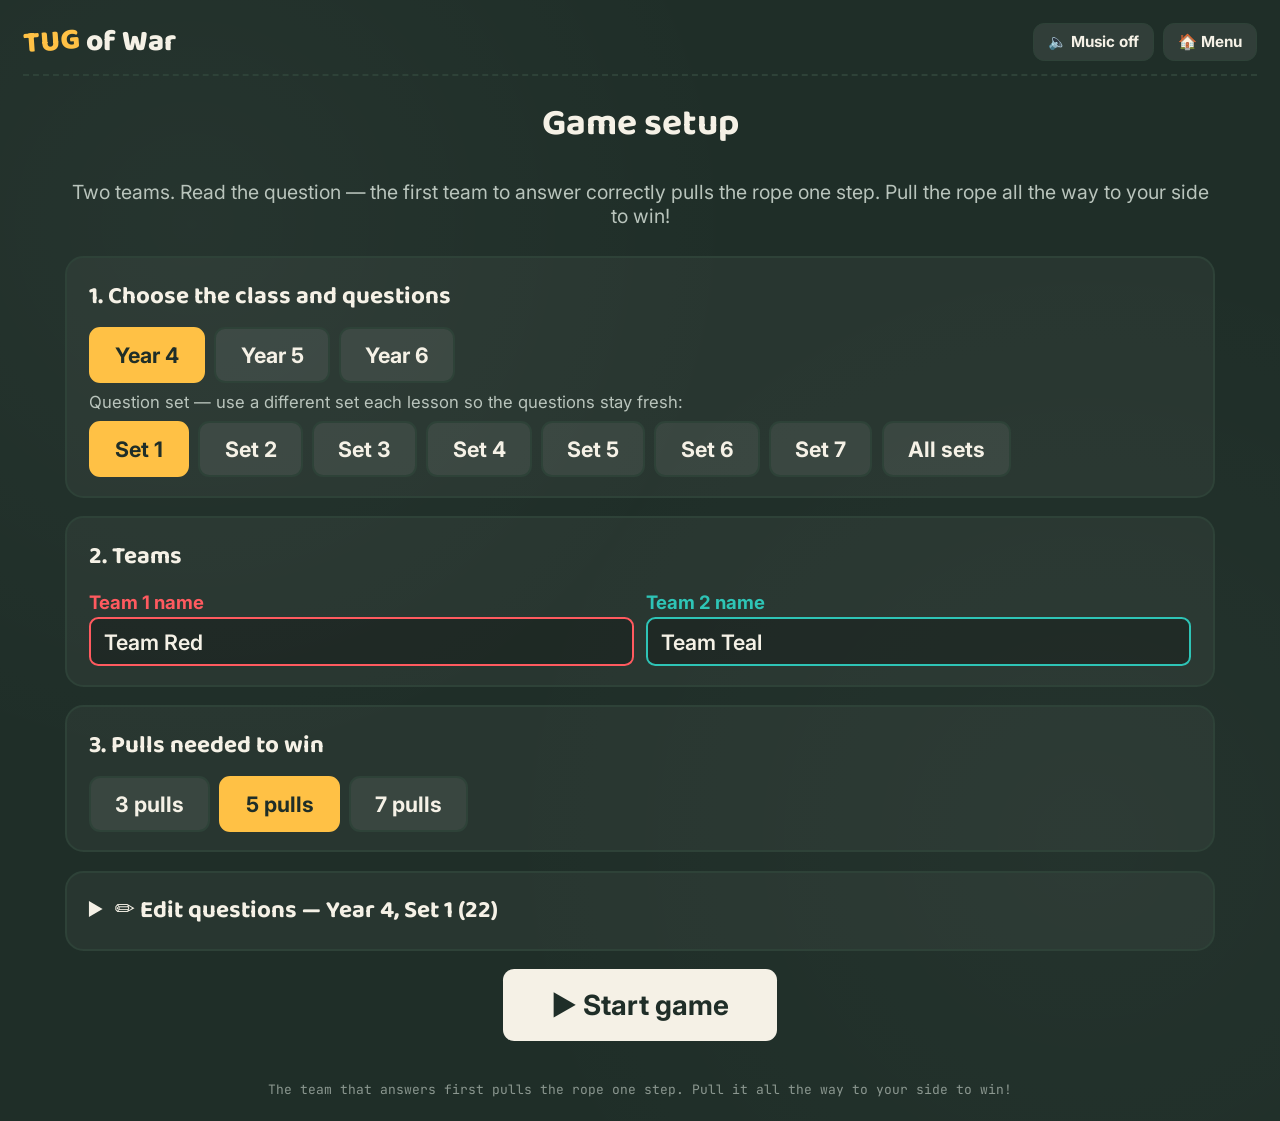
<file: tug-of-war.html>
<!DOCTYPE html>
<html lang="en">
<head>
<meta charset="UTF-8">
<meta name="viewport" content="width=device-width, initial-scale=1.0">
<title>Tug of War — English Game</title>
<link rel="icon" href="data:image/svg+xml,<svg xmlns=%22http://www.w3.org/2000/svg%22 viewBox=%220 0 100 100%22><text y=%22.9em%22 font-size=%2290%22>💪</text></svg>">
<link rel="preconnect" href="https://fonts.googleapis.com">
<link href="https://fonts.googleapis.com/css2?family=Baloo+2:wght@500;700;800&family=Inter:wght@400;600;700&family=JetBrains+Mono:wght@500;700&display=swap" rel="stylesheet">
<link rel="stylesheet" href="common.css">
<style>
.arena{
  margin-top:clamp(12px, 2vw, 24px);
  background:rgba(255,255,255,0.04);
  border:2px solid var(--board-line);
  border-radius:1.1rem;
  padding:clamp(12px, 2vw, 28px);
}
.track{ position:relative; height:4.5rem; margin:0.6rem 1.5rem 0; }
.zone{ position:absolute; top:0; bottom:0; width:10%; border-radius:0.6rem; background:var(--c); opacity:0.45; }
.zone.left{ left:-1.5rem; } .zone.right{ right:-1.5rem; }
.rope{
  position:absolute; left:-1.5rem; right:-1.5rem; top:50%; height:0.9rem; margin-top:-0.45rem;
  border-radius:999px;
  background:repeating-linear-gradient(60deg, #C8A165 0 10px, #9C7440 10px 20px);
}
.step-dot{ position:absolute; top:50%; width:4px; height:2.2rem; margin:-1.1rem 0 0 -2px; background:var(--board-line); border-radius:2px; }
.step-dot.mid{ background:var(--chalk); height:3.2rem; margin-top:-1.6rem; }
.marker{
  position:absolute; top:50%; left:50%;
  font-size:3.4rem; line-height:1;
  transform:translate(-50%, -50%);
  transition:left 0.5s cubic-bezier(.3,1.5,.5,1);
  filter:drop-shadow(0 4px 6px rgba(0,0,0,0.5));
}
.pulls{ display:flex; justify-content:space-between; gap:1rem; }
.pulls button{ flex:1; font-family:var(--font-display); font-weight:800; font-size:1.5rem; padding:0.7rem; overflow-wrap:anywhere; }
.pull-left{ background:var(--c1); color:#1F2E28; }
.pull-right{ background:var(--c2); color:#1F2E28; }
</style>
</head>
<body>

<div class="app">
  <header class="topbar" id="topbar"></header>

  <div class="setup" id="setup"></div>

  <main id="game" class="hidden">
    <div class="stage">
      <div class="stage-label">Spell it or say it!</div>
      <div class="question-text" id="questionText"></div>
      <div class="answer-text" id="answerText"></div>
      <div class="controls">
        <button class="btn-ghost btn-big" id="prevBtn">← Previous</button>
        <button class="btn-ghost btn-big" id="answerBtn">Show Answer</button>
        <button class="btn-primary btn-big" id="nextBtn">Next Question →</button>
      </div>
    </div>

    <div class="arena">
      <div class="pulls">
        <button class="pull-left" id="pullLeft"></button>
        <button class="pull-right" id="pullRight"></button>
      </div>
      <div class="track" id="track">
        <div class="zone left" id="zoneLeft"></div>
        <div class="zone right" id="zoneRight"></div>
        <div class="rope"></div>
        <div class="marker" id="marker" aria-hidden="true">🎀</div>
      </div>
    </div>
  </main>

  <div class="footer-note">The team that answers first pulls the rope one step. Pull it all the way to your side to win!</div>
</div>

<script src="common.js"></script>
<script src="sets/tug-of-war.js"></script>
<script>
/* ============================================================
   BUILT-IN QUESTIONS — spelling and vocabulary
   (Year 4, 5, 6 — KSSR / CEFR A1–A2)
   ============================================================ */
const BANKS = {
  4: [
    { q: "Spell the word: 🐘", a: "E-L-E-P-H-A-N-T", category: "Vocabulary" },
    { q: "Spell the word: 🍌", a: "B-A-N-A-N-A", category: "Vocabulary" },
    { q: "Fill in the missing letters: b _ t t _ r f l y", a: "BUTTERFLY (u, e)", category: "Vocabulary" },
    { q: "Spell the day that comes after Monday.", a: "T-U-E-S-D-A-Y", category: "Vocabulary" },
    { q: "Spell the number 12.", a: "T-W-E-L-V-E", category: "Vocabulary" },
    { q: "What is the opposite of \"fast\"? Spell it.", a: "S-L-O-W", category: "Vocabulary" },
    { q: "Spell the word: 🏫", a: "S-C-H-O-O-L", category: "Vocabulary" },
    { q: "Fill in the missing letters: t _ a c h _ r (a person who works in a school)", a: "TEACHER (e, e)", category: "Vocabulary" },
    { q: "What colour is the sky on a sunny day? Spell it.", a: "B-L-U-E", category: "Vocabulary" },
    { q: "Spell the word: 🐟", a: "F-I-S-H", category: "Vocabulary" },
    { q: "Put the letters in order: R  I  B  D", a: "BIRD", category: "Vocabulary" },
    { q: "Spell the word: 🚌", a: "B-U-S", category: "Vocabulary" },
    { q: "In which room do we cook? Spell it.", a: "K-I-T-C-H-E-N", category: "Vocabulary" },
    { q: "Spell the word: 🦁", a: "L-I-O-N", category: "Vocabulary" },
    { q: "Fill in the missing letters: S a t _ r d _ y", a: "SATURDAY (u, a)", category: "Vocabulary" },
    { q: "Spell the number 20.", a: "T-W-E-N-T-Y", category: "Vocabulary" },
    { q: "Spell the word: 🍎", a: "A-P-P-L-E", category: "Vocabulary" },
    { q: "What do you drink when you are thirsty? Spell it.", a: "W-A-T-E-R", category: "Vocabulary" },
    { q: "Put the letters in order: S  E  O  U  H", a: "HOUSE", category: "Vocabulary" },
    { q: "Spell the word: 🌧️", a: "R-A-I-N", category: "Vocabulary" },
    { q: "What is the opposite of \"happy\"? Spell it.", a: "S-A-D", category: "Vocabulary" },
    { q: "Spell the word: 🐸", a: "F-R-O-G", category: "Vocabulary" }
  ],
  5: [
    { q: "Spell the word: 🦒", a: "G-I-R-A-F-F-E", category: "Vocabulary" },
    { q: "Spell the month that comes after June.", a: "J-U-L-Y", category: "Vocabulary" },
    { q: "Fill in the missing letters: W e d n _ s d _ y", a: "WEDNESDAY (e, a)", category: "Vocabulary" },
    { q: "Spell the word: ☂️", a: "U-M-B-R-E-L-L-A", category: "Vocabulary" },
    { q: "Put the letters in order: N  A  I  R  T", a: "TRAIN", category: "Vocabulary" },
    { q: "Spell the past tense of \"go\".", a: "W-E-N-T", category: "Tenses" },
    { q: "Spell the plural of \"child\".", a: "C-H-I-L-D-R-E-N", category: "Grammar" },
    { q: "Spell the word: 🚲", a: "B-I-C-Y-C-L-E", category: "Vocabulary" },
    { q: "What is the opposite of \"heavy\"? Spell it.", a: "L-I-G-H-T", category: "Vocabulary" },
    { q: "Spell the number 15.", a: "F-I-F-T-E-E-N", category: "Vocabulary" },
    { q: "Fill in the missing letters: b _ a u t i f _ l", a: "BEAUTIFUL (e, u)", category: "Vocabulary" },
    { q: "Put the letters in order: N  D  I  R  F  E", a: "FRIEND", category: "Vocabulary" },
    { q: "Spell the word: 🐢", a: "T-U-R-T-L-E (or T-O-R-T-O-I-S-E)", category: "Vocabulary" },
    { q: "Which season is very cold and has snow? Spell it.", a: "W-I-N-T-E-R", category: "Vocabulary" },
    { q: "Spell the past tense of \"eat\".", a: "A-T-E", category: "Tenses" },
    { q: "Spell the word: ⚽", a: "F-O-O-T-B-A-L-L", category: "Vocabulary" },
    { q: "What do we call the meal we eat at night? Spell it.", a: "D-I-N-N-E-R", category: "Vocabulary" },
    { q: "Fill in the missing letters: l i b r _ r _", a: "LIBRARY (a, y)", category: "Vocabulary" },
    { q: "Spell the missing word: big, ______, biggest", a: "B-I-G-G-E-R", category: "Grammar" },
    { q: "Put the letters in order: E  A  C  H  B", a: "BEACH", category: "Vocabulary" },
    { q: "Spell the word: 🐧", a: "P-E-N-G-U-I-N", category: "Vocabulary" },
    { q: "Spell the plural of \"box\".", a: "B-O-X-E-S", category: "Grammar" }
  ],
  6: [
    { q: "Spell the word: 🦷", a: "T-O-O-T-H", category: "Vocabulary" },
    { q: "Spell the plural of \"tooth\".", a: "T-E-E-T-H", category: "Grammar" },
    { q: "Spell the past tense of \"buy\".", a: "B-O-U-G-H-T", category: "Tenses" },
    { q: "Fill in the missing letters: e n v _ r o n m _ n t", a: "ENVIRONMENT (i, e)", category: "Vocabulary" },
    { q: "Spell the word: 🌍", a: "E-A-R-T-H (or W-O-R-L-D)", category: "Vocabulary" },
    { q: "Put the letters in order: C  E  S  I  C  N  E", a: "SCIENCE", category: "Vocabulary" },
    { q: "What is the opposite of \"dangerous\"? Spell it.", a: "S-A-F-E", category: "Vocabulary" },
    { q: "Spell the word: 🚑", a: "A-M-B-U-L-A-N-C-E", category: "Vocabulary" },
    { q: "Spell the missing word: happy, happier, ______", a: "H-A-P-P-I-E-S-T", category: "Grammar" },
    { q: "Fill in the missing letters: c o m p _ t _ r", a: "COMPUTER (u, e)", category: "Vocabulary" },
    { q: "Spell the number 40.", a: "F-O-R-T-Y", category: "Vocabulary" },
    { q: "Spell the word: 🌋", a: "V-O-L-C-A-N-O", category: "Vocabulary" },
    { q: "Put the letters in order: T  R  E  C  Y  E  L", a: "RECYCLE", category: "Vocabulary" },
    { q: "Spell the past tense of \"write\".", a: "W-R-O-T-E", category: "Tenses" },
    { q: "Spell the word: 🚀", a: "R-O-C-K-E-T", category: "Vocabulary" },
    { q: "Who looks after our teeth? Spell it.", a: "D-E-N-T-I-S-T", category: "Vocabulary" },
    { q: "Fill in the missing letters: v _ g _ t a b l e s", a: "VEGETABLES (e, e)", category: "Vocabulary" },
    { q: "Spell the word: 🔥", a: "F-I-R-E", category: "Vocabulary" },
    { q: "Spell the month that comes after September.", a: "O-C-T-O-B-E-R", category: "Vocabulary" },
    { q: "Put the letters in order: L  A  T  I  P  S  O  H", a: "HOSPITAL", category: "Vocabulary" },
    { q: "Change \"careful\" to an adverb and spell it. (She walks ______.)", a: "C-A-R-E-F-U-L-L-Y", category: "Grammar" },
    { q: "Spell the word: 🏔️", a: "M-O-U-N-T-A-I-N", category: "Vocabulary" }
  ]
};

/* ============================================================
   GAME
   ============================================================ */
let teams = [], questions = [], index = 0, pos = 0, steps = 5, wonBy = [], gameOver = false;
// pos: -steps = left team wins, 0 = middle, +steps = right team wins

const $ = id => document.getElementById(id);
const questionText = $("questionText"), answerText = $("answerText");
const prevBtn = $("prevBtn"), nextBtn = $("nextBtn"), answerBtn = $("answerBtn");
const pullLeft = $("pullLeft"), pullRight = $("pullRight"), marker = $("marker"), track = $("track");

function startGame(game){
  teams = game.teams.map(t => ({ ...t, pulls: 0 }));
  questions = game.questions;
  steps = game.options.steps;
  index = 0; pos = 0; gameOver = false;
  wonBy = questions.map(() => null);   // which team won each question

  $("zoneLeft").style.setProperty("--c", teams[0].color);
  $("zoneRight").style.setProperty("--c", teams[1].color);
  document.body.style.setProperty("--c1", teams[0].color);
  document.body.style.setProperty("--c2", teams[1].color);

  track.querySelectorAll(".step-dot").forEach(d => d.remove());
  for (let s = -steps; s <= steps; s++){
    track.append(EG.h("div", { className: "step-dot" + (s === 0 ? " mid" : ""), style: `left:${50 + s * 50 / steps}%` }));
  }
  render();
}

function render(){
  const q = questions[index];
  questionText.textContent = q.q;
  answerText.textContent = q.a;
  answerText.classList.remove("shown");
  answerBtn.textContent = "Show Answer";
  prevBtn.disabled = index === 0;
  nextBtn.textContent = index === questions.length - 1 ? "🏁 See the winner" : "Next Question →";
  nextBtn.disabled = gameOver;
  EG.setCounter(`Question ${index + 1} / ${questions.length}`);

  marker.style.left = `${50 + pos * 50 / steps}%`;
  const won = wonBy[index];
  pullLeft.textContent = won === 0 ? `✔ ${teams[0].name} pulled` : `⬅ ${teams[0].name} got it!`;
  pullRight.textContent = won === 1 ? `✔ ${teams[1].name} pulled` : `${teams[1].name} got it! ➡`;
  pullLeft.disabled = gameOver || won === 0;
  pullRight.disabled = gameOver || won === 1;
}

// one pull per question; tapping the other team instead moves that pull to them
function pull(t){
  const before = wonBy[index];
  if (before === t || gameOver) return;
  if (before !== null){ teams[before].pulls--; pos -= before === 0 ? -1 : 1; }
  wonBy[index] = t;
  teams[t].pulls++;
  pos += t === 0 ? -1 : 1;
  EG.sfx.whoosh();
  EG.sfx.correct();
  render();
  if (Math.abs(pos) >= steps){
    gameOver = true;
    render();
    const winner = teams[pos < 0 ? 0 : 1];
    setTimeout(() => EG.showWinner(`🎉 ${winner.name} wins! 🎉`, teams.map(t => `${t.name}: ${EG.plural(t.pulls, ["pull", "pulls"])}`), "They pulled the rope all the way!"), 700);
  }
}

function finish(){
  gameOver = true;
  render();
  EG.winnerByScore(teams, t => t.pulls, ["pull", "pulls"], "The rope is closer to their side.");
}

answerBtn.onclick = () => {
  const shown = answerText.classList.toggle("shown");
  answerBtn.textContent = shown ? "Hide Answer" : "Show Answer";
};
prevBtn.onclick = () => { if (index > 0){ index--; render(); } };
nextBtn.onclick = () => { if (index < questions.length - 1){ index++; render(); } else finish(); };
pullLeft.onclick = () => pull(0);
pullRight.onclick = () => pull(1);

EG.init({
  id: "tug-of-war",
  titleHTML: `<span class="drip">TUG</span> of War`,
  banks: BANKS,
  moreSets: MORE_SETS,
  fields: [{ key: "q", label: "Question", grow: 3 }, { key: "a", label: "Answer", grow: 2 }, { key: "category", label: "Category", optional: true }],
  minTeams: 2, maxTeams: 2,
  editorHint: "Category: Vocabulary, Grammar, Tenses or Prepositions (or any word you like) — it decides the tick boxes.",
  options: [{ key: "steps", label: "Pulls needed to win", choices: [3, 5, 7], default: 5, unit: "pulls" }],
  howTo: "Two teams. Read the question — the first team to answer correctly pulls the rope one step. Pull the rope all the way to your side to win!",
  start: startGame,
  finish
});
</script>

</body>
</html>
</file>
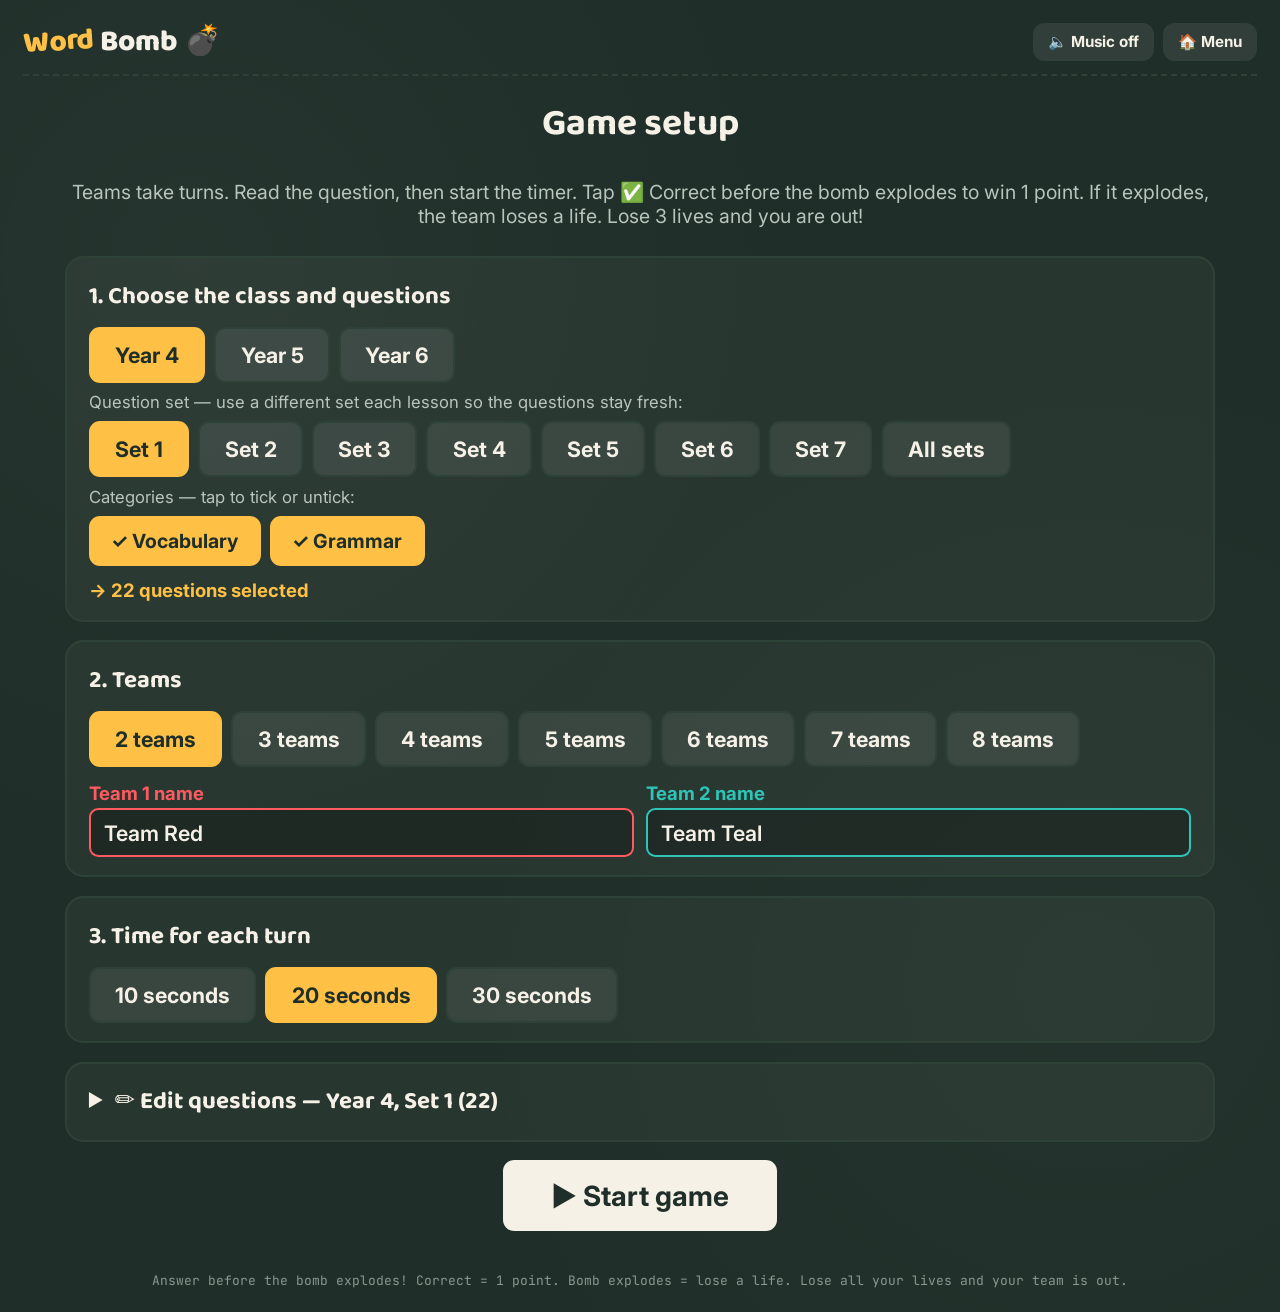
<file: word-bomb.html>
<!DOCTYPE html>
<html lang="en">
<head>
<meta charset="UTF-8">
<meta name="viewport" content="width=device-width, initial-scale=1.0">
<title>Word Bomb — English Game</title>
<link rel="icon" href="data:image/svg+xml,<svg xmlns=%22http://www.w3.org/2000/svg%22 viewBox=%220 0 100 100%22><text y=%22.9em%22 font-size=%2290%22>💣</text></svg>">
<link rel="preconnect" href="https://fonts.googleapis.com">
<link href="https://fonts.googleapis.com/css2?family=Baloo+2:wght@500;700;800&family=Inter:wght@400;600;700&family=JetBrains+Mono:wght@500;700&display=swap" rel="stylesheet">
<link rel="stylesheet" href="common.css">
<style>
.turn-label{ font-family:var(--font-display); font-weight:800; font-size:1.8rem; line-height:1.2; color:var(--c); margin-bottom:0.3rem; overflow-wrap:anywhere; }
.bomb-row{ display:flex; align-items:center; justify-content:center; gap:1.5rem; margin:0.4rem 0 0; flex-wrap:wrap; }
.bomb{ position:relative; font-size:4rem; line-height:1; width:5.4rem; text-align:center; }
.bomb.urgent{ animation:pulse 0.5s ease-in-out infinite; }
.bomb.boom{ animation:boom 0.6s ease-out; }
@keyframes pulse{ 50%{ transform:scale(1.12); filter:drop-shadow(0 0 18px #E6484D); } }
@keyframes boom{ 0%{ transform:scale(0.3); } 60%{ transform:scale(1.5) rotate(10deg); } 100%{ transform:scale(1); } }
.count{ font-family:var(--font-display); font-weight:800; font-size:3.8rem; line-height:1; min-width:3ch; }
.count.urgent{ color:#ff7a7e; }
.fuse{ height:0.9rem; max-width:36rem; margin:0.4rem auto 0; background:rgba(255,255,255,0.1); border-radius:999px; overflow:hidden; }
.fuse div{ height:100%; width:100%; background:linear-gradient(90deg, #E6484D, #FFC145); transition:width 0.1s linear; }
.result{ font-family:var(--font-display); font-weight:800; font-size:2rem; margin-top:0.4rem; }
.result:empty{ display:none; }
.answer-label{ font-size:1rem; color:var(--chalk-dim); display:block; font-family:var(--font-body); font-weight:600; }
#scores{ margin-top:clamp(12px, 2vw, 24px); }
</style>
</head>
<body>

<div class="app">
  <header class="topbar" id="topbar"></header>

  <div class="setup" id="setup"></div>

  <main id="game" class="hidden">
    <div class="stage">
      <div class="turn-label" id="turn"></div>
      <div class="question-text" id="prompt"></div>
      <div class="bomb-row">
        <div class="bomb" id="bomb" aria-hidden="true">💣</div>
        <div class="count" id="count" aria-live="off"></div>
      </div>
      <div class="fuse"><div id="fuse"></div></div>
      <div class="result" id="result" aria-live="polite"></div>
      <div class="answer-text" id="answerText"></div>
      <div class="controls">
        <button class="btn-ghost btn-big" id="prevBtn">← Previous</button>
        <button class="btn-primary btn-big" id="startBtn">▶ Start timer</button>
        <button class="btn-ok btn-big" id="correctBtn">✅ Correct</button>
        <button class="btn-ghost btn-big" id="answerBtn">Show Answer</button>
        <button class="btn-ghost btn-big" id="nextBtn">Skip →</button>
      </div>
    </div>

    <div id="scores"></div>
  </main>

  <div class="footer-note">Answer before the bomb explodes! Correct = 1 point. Bomb explodes = lose a life. Lose all your lives and your team is out.</div>
</div>

<script src="common.js"></script>
<script src="sets/word-bomb.js"></script>
<script>
/* ============================================================
   BUILT-IN PROMPTS — categories and quick questions
   (Year 4, 5, 6 — KSSR / CEFR A1–A2)
   ============================================================ */
const BANKS = {
  4: [
    { prompt: "Name 3 animals that live in the sea.", answer: "fish, shark, crab, octopus, whale…", category: "Vocabulary" },
    { prompt: "Name 3 fruits.", answer: "apple, banana, mango, orange, durian…", category: "Vocabulary" },
    { prompt: "Name 3 colours.", answer: "red, blue, green, yellow, pink…", category: "Vocabulary" },
    { prompt: "Name 4 days of the week.", answer: "Monday, Tuesday, Wednesday, Thursday, Friday, Saturday, Sunday", category: "Vocabulary" },
    { prompt: "Name 3 things in your school bag.", answer: "book, pencil, ruler, eraser, pencil case…", category: "Vocabulary" },
    { prompt: "Name 3 parts of the body.", answer: "head, hand, leg, eye, nose, mouth…", category: "Vocabulary" },
    { prompt: "Name 3 things you can see in the classroom.", answer: "table, chair, board, door, window, fan…", category: "Vocabulary" },
    { prompt: "What is the opposite of \"tall\"?", answer: "short", category: "Vocabulary" },
    { prompt: "Name 3 animals with four legs.", answer: "cat, dog, cow, goat, elephant, tiger…", category: "Vocabulary" },
    { prompt: "Name 3 jobs.", answer: "teacher, doctor, farmer, police officer, cook…", category: "Vocabulary" },
    { prompt: "Name 3 things you can eat for breakfast.", answer: "bread, eggs, nasi lemak, roti canai, cereal…", category: "Vocabulary" },
    { prompt: "Name 3 sports.", answer: "football, badminton, swimming, netball, running…", category: "Vocabulary" },
    { prompt: "Count from 11 to 15 in English.", answer: "eleven, twelve, thirteen, fourteen, fifteen", category: "Vocabulary" },
    { prompt: "Name 3 rooms in a house.", answer: "kitchen, bedroom, bathroom, living room…", category: "Vocabulary" },
    { prompt: "Name 3 people in a family.", answer: "mother, father, sister, brother, grandmother…", category: "Vocabulary" },
    { prompt: "Name 3 things that are green.", answer: "leaf, grass, frog, tree, cucumber…", category: "Vocabulary" },
    { prompt: "Name 3 ways to travel.", answer: "car, bus, bicycle, train, aeroplane, boat…", category: "Vocabulary" },
    { prompt: "Name 3 drinks.", answer: "water, milk, juice, tea, Milo…", category: "Vocabulary" },
    { prompt: "What is the opposite of \"clean\"?", answer: "dirty", category: "Vocabulary" },
    { prompt: "Name 3 hobbies.", answer: "reading, drawing, swimming, singing, cycling…", category: "Vocabulary" },
    { prompt: "Name 3 animals that can fly.", answer: "bird, butterfly, bee, bat, eagle…", category: "Vocabulary" },
    { prompt: "Say a sentence with the word \"can\".", answer: "Any correct sentence, e.g. \"I can swim.\"", category: "Grammar" }
  ],
  5: [
    { prompt: "Name 3 kinds of weather.", answer: "sunny, rainy, cloudy, windy, stormy…", category: "Vocabulary" },
    { prompt: "Name 4 months of the year.", answer: "January, February, March, April, May…", category: "Vocabulary" },
    { prompt: "Say the past tense of: go, eat, see.", answer: "went, ate, saw", category: "Tenses" },
    { prompt: "Name 3 things you take to the beach.", answer: "hat, towel, sunglasses, ball, water…", category: "Vocabulary" },
    { prompt: "Name 3 places in a town.", answer: "shop, bank, hospital, mosque, library, post office…", category: "Vocabulary" },
    { prompt: "Name 3 musical instruments.", answer: "piano, guitar, drum, violin, recorder…", category: "Vocabulary" },
    { prompt: "Name 3 things in a kitchen.", answer: "stove, fridge, plate, pot, spoon, cup…", category: "Vocabulary" },
    { prompt: "Say the opposite of: early, cheap, heavy.", answer: "late, expensive, light", category: "Vocabulary" },
    { prompt: "Name 3 animals that live in the jungle.", answer: "tiger, monkey, snake, elephant, orang utan…", category: "Vocabulary" },
    { prompt: "Name 3 clothes you wear.", answer: "shirt, shoes, skirt, trousers, hat, socks…", category: "Vocabulary" },
    { prompt: "Say a sentence about what you did yesterday.", answer: "Any correct past-tense sentence, e.g. \"I played football yesterday.\"", category: "Tenses" },
    { prompt: "Name 3 vegetables.", answer: "carrot, cabbage, spinach, potato, tomato…", category: "Vocabulary" },
    { prompt: "Name 3 things that are hot.", answer: "sun, fire, hot drink, soup, stove…", category: "Vocabulary" },
    { prompt: "Compare two animals. Use \"bigger than\".", answer: "e.g. \"An elephant is bigger than a cat.\"", category: "Grammar" },
    { prompt: "Name 3 healthy foods.", answer: "fruit, vegetables, fish, rice, eggs, milk…", category: "Vocabulary" },
    { prompt: "Name 3 things you do every morning.", answer: "wake up, brush my teeth, take a bath, eat breakfast…", category: "Vocabulary" },
    { prompt: "Name 3 sports you play with a ball.", answer: "football, basketball, volleyball, netball, tennis…", category: "Vocabulary" },
    { prompt: "Say the plural of: child, mouse, foot.", answer: "children, mice, feet", category: "Grammar" },
    { prompt: "Name 3 festivals in Malaysia.", answer: "Hari Raya, Chinese New Year, Deepavali, Christmas, Gawai…", category: "Vocabulary" },
    { prompt: "Name 3 insects.", answer: "ant, bee, butterfly, mosquito, fly…", category: "Vocabulary" },
    { prompt: "Name 3 shapes.", answer: "circle, square, triangle, rectangle, star…", category: "Vocabulary" },
    { prompt: "Name 3 things you can buy at a market.", answer: "fish, vegetables, fruit, chicken, eggs…", category: "Vocabulary" }
  ],
  6: [
    { prompt: "Name 3 things we can recycle.", answer: "paper, plastic bottles, cans, glass, boxes…", category: "Vocabulary" },
    { prompt: "Name 3 ways to stay healthy.", answer: "exercise, eat vegetables, sleep early, drink water…", category: "Vocabulary" },
    { prompt: "Name 3 jobs in a hospital.", answer: "doctor, nurse, dentist, cleaner, pharmacist…", category: "Vocabulary" },
    { prompt: "Say the past tense of: buy, write, think.", answer: "bought, wrote, thought", category: "Tenses" },
    { prompt: "Name 3 planets.", answer: "Earth, Mars, Jupiter, Venus, Saturn, Mercury…", category: "Vocabulary" },
    { prompt: "Name 3 things that use electricity.", answer: "TV, computer, fan, fridge, lamp, phone…", category: "Vocabulary" },
    { prompt: "Name 3 countries.", answer: "Malaysia, Japan, China, Thailand, Indonesia…", category: "Vocabulary" },
    { prompt: "Say a sentence about tomorrow. Use \"will\".", answer: "e.g. \"I will visit my grandmother tomorrow.\"", category: "Tenses" },
    { prompt: "Name 3 things you pack for a holiday.", answer: "clothes, toothbrush, towel, camera, hat…", category: "Vocabulary" },
    { prompt: "Name 3 states in Malaysia.", answer: "Selangor, Johor, Sabah, Sarawak, Kedah, Perak…", category: "Vocabulary" },
    { prompt: "Say the superlative of: big, good, happy.", answer: "biggest, best, happiest", category: "Grammar" },
    { prompt: "Name 3 ways to save water.", answer: "turn off the tap, take a short shower, fix leaking pipes…", category: "Vocabulary" },
    { prompt: "Name 3 things you can do with a phone.", answer: "call, take photos, send messages, play games…", category: "Vocabulary" },
    { prompt: "Name 3 animals that we must protect (endangered animals).", answer: "Malayan tiger, orang utan, sea turtle, elephant, tapir…", category: "Vocabulary" },
    { prompt: "Name 3 words that describe a good friend.", answer: "kind, friendly, helpful, honest, funny…", category: "Vocabulary" },
    { prompt: "What should you do if there is a fire?", answer: "stay calm, get out quickly, call 999, do not use the lift", category: "Vocabulary" },
    { prompt: "Name 3 school subjects.", answer: "English, Maths, Science, Bahasa Melayu, Art…", category: "Vocabulary" },
    { prompt: "Name 3 things you can see in the sky.", answer: "sun, moon, stars, clouds, birds, aeroplane…", category: "Vocabulary" },
    { prompt: "Make a sentence with \"because\".", answer: "e.g. \"I am happy because it is my birthday.\"", category: "Grammar" },
    { prompt: "Name 3 kinds of transport for long journeys.", answer: "aeroplane, train, ship, bus, car…", category: "Vocabulary" },
    { prompt: "Say the opposite of: polite, safe, careful.", answer: "rude, dangerous, careless", category: "Vocabulary" },
    { prompt: "Name 3 things that make the air or rivers dirty.", answer: "smoke, rubbish, cars, factories, plastic…", category: "Vocabulary" }
  ]
};

/* ============================================================
   GAME
   ============================================================ */
const LIVES = 3;
let teams = [], prompts = [], index = 0, turn = 0, seconds = 20, gameOver = false;
let state = "ready";   // ready | running | correct | boom
let timer = null, endsAt = 0, lastSec = 0;

const $ = id => document.getElementById(id);
const startBtn = $("startBtn"), correctBtn = $("correctBtn"), answerBtn = $("answerBtn");
const prevBtn = $("prevBtn"), nextBtn = $("nextBtn"), answerText = $("answerText");

function startGame(game){
  teams = game.teams.map(t => ({ ...t, score: 0, lives: LIVES, out: false }));
  prompts = game.questions;
  seconds = game.options.seconds;
  index = 0; turn = 0; gameOver = false;
  newTurn();
}

function newTurn(){
  stopTimer();
  state = "ready";
  $("count").textContent = seconds;
  $("fuse").style.width = "100%";
  render();
}

function render(){
  const team = teams[turn], p = prompts[index], done = state === "correct" || state === "boom";
  $("turn").textContent = `🎯 ${team.name} — your turn!`;
  $("turn").style.setProperty("--c", team.color);
  $("prompt").textContent = p.prompt;
  answerText.innerHTML = `<span class="answer-label">Possible answers</span>${EG.esc(p.answer)}`;
  if (done) answerText.classList.add("shown");
  if (state === "ready") answerText.classList.remove("shown");
  answerBtn.textContent = answerText.classList.contains("shown") ? "Hide Answer" : "Show Answer";

  $("bomb").textContent = state === "boom" ? "💥" : "💣";
  $("bomb").classList.toggle("boom", state === "boom");
  $("result").textContent = state === "boom" ? `BOOM! ${team.name} loses a life.` : state === "correct" ? `Well done! +1 point for ${team.name}` : "";

  startBtn.disabled = state !== "ready" || gameOver;
  correctBtn.disabled = done || gameOver;
  prevBtn.disabled = index === 0 || gameOver;
  const isLast = index === prompts.length - 1;
  nextBtn.textContent = isLast ? "🏁 See the winner" : done ? "Next turn →" : "Skip question →";
  nextBtn.className = done ? "btn-primary btn-big" : "btn-ghost btn-big";
  nextBtn.disabled = gameOver;
  EG.setCounter(`Question ${index + 1} / ${prompts.length}`);

  teams.forEach((t, i) => t.turn = i === turn && !gameOver);
  EG.scoreboard($("scores"), teams, {
    score: t => t.score,
    extra: t => t.out ? "OUT" : "❤️".repeat(t.lives) + "🖤".repeat(LIVES - t.lives)
  });
}

/* ---------------- timer ---------------- */
function startTimer(){
  if (state !== "ready" || gameOver) return;
  state = "running";
  endsAt = performance.now() + seconds * 1000;
  lastSec = seconds + 1;
  timer = setInterval(tick, 100);
  tick();
  render();
}
function tick(){
  const left = Math.max(0, endsAt - performance.now());
  const sec = Math.ceil(left / 1000);
  if (sec !== lastSec){
    lastSec = sec;
    if (sec > 0) EG.sfx.tick(sec <= 3);
  }
  $("count").textContent = sec;
  $("count").classList.toggle("urgent", sec <= 3);
  $("bomb").classList.toggle("urgent", sec <= 3 && left > 0);
  $("fuse").style.width = `${left / (seconds * 10)}%`;
  if (left <= 0) explode();
}
function stopTimer(){
  clearInterval(timer);
  timer = null;
  $("bomb").classList.remove("urgent");
  $("count").classList.remove("urgent");
}

/* ---------------- results ---------------- */
function correct(){
  if (state === "correct" || state === "boom" || gameOver) return;
  stopTimer();
  state = "correct";
  teams[turn].score++;
  EG.sfx.correct();
  render();
  EG.bump(turn);
}

function explode(){
  stopTimer();
  state = "boom";
  const team = teams[turn];
  team.lives--;
  if (team.lives <= 0) team.out = true;
  EG.sfx.boom();
  render();
  const alive = teams.filter(t => !t.out);
  if (alive.length === 1){
    gameOver = true;
    render();
    setTimeout(() => EG.showWinner(`🎉 ${alive[0].name} wins! 🎉`,
      teams.map(t => `${t.name}: ${EG.plural(t.score, ["point", "points"])}${t.out ? " (out)" : ""}`),
      "They are the last team still in the game!"), 1300);
  }
}

function nextTeam(){
  // the turn passes to the next team that is not out
  for (let step = 1; step <= teams.length; step++){
    const t = (turn + step) % teams.length;
    if (!teams[t].out) return t;
  }
  return turn;
}

function finish(){
  stopTimer();
  gameOver = true;
  render();
  const inGame = teams.filter(t => !t.out);
  EG.winnerByScore(inGame, t => t.score, ["point", "points"], "The team with the most points wins.");
}

startBtn.onclick = startTimer;
correctBtn.onclick = correct;
answerBtn.onclick = () => {
  const shown = answerText.classList.toggle("shown");
  answerBtn.textContent = shown ? "Hide Answer" : "Show Answer";
};
prevBtn.onclick = () => { if (index > 0){ index--; newTurn(); } };
nextBtn.onclick = () => {
  if (index === prompts.length - 1) return finish();
  const done = state === "correct" || state === "boom";
  index++;
  if (done) turn = nextTeam();
  newTurn();
};

EG.init({
  id: "word-bomb",
  titleHTML: `<span class="drip">Word</span> Bomb 💣`,
  banks: BANKS,
  moreSets: MORE_SETS,
  fields: [{ key: "prompt", label: "Question", grow: 3 }, { key: "answer", label: "Possible answers", grow: 2 }, { key: "category", label: "Category", optional: true }],
  editorHint: "Category: Vocabulary, Grammar, Tenses or Prepositions (or any word you like) — it decides the tick boxes.",
  options: [{ key: "seconds", label: "Time for each turn", choices: [10, 20, 30], default: 20, unit: "seconds" }],
  howTo: "Teams take turns. Read the question, then start the timer. Tap ✅ Correct before the bomb explodes to win 1 point. If it explodes, the team loses a life. Lose 3 lives and you are out!",
  start: startGame,
  stop: stopTimer,
  finish
});
</script>

</body>
</html>
</file>
<file: common.css>
/* ============================================================
   English Team Games — shared styles (chalkboard theme)
   ============================================================ */
:root{
  --board:        #1F2E28;   /* chalkboard green-black background */
  --board-line:   #2E4238;   /* subtle chalk-line accent          */
  --chalk:        #F5F1E6;   /* chalk-white text                  */
  --chalk-dim:    #B9C4BC;   /* muted chalk (secondary text)      */
  --gold:         #FFC145;
  --danger:       #E6484D;
  --ok:           #2FBF71;

  --font-display: 'Baloo 2', system-ui, sans-serif;
  --font-body:    'Inter', system-ui, sans-serif;
  --font-mono:    'JetBrains Mono', monospace;
}

/* everything is sized in rem, so this one line scales the whole
   game: bigger on a projector, smaller on a phone */
html{ font-size:clamp(15px, 1.45vw, 26px); }

*{ box-sizing:border-box; }

html,body{
  margin:0; padding:0; min-height:100%;
  background:var(--board);
  color:var(--chalk);
  font-family:var(--font-body);
}
body{
  background-image:
    radial-gradient(circle at 15% 20%, rgba(255,255,255,0.03) 0, transparent 40%),
    radial-gradient(circle at 85% 75%, rgba(255,255,255,0.025) 0, transparent 45%);
}

.app{
  min-height:100vh;
  max-width:1700px;
  margin:0 auto;
  display:flex;
  flex-direction:column;
  padding:clamp(10px, 1.8vw, 28px);
  gap:clamp(10px, 1.4vw, 20px);
}
.hidden{ display:none !important; }

/* ---------------- top bar ---------------- */
.topbar{
  display:flex;
  align-items:center;
  justify-content:space-between;
  flex-wrap:wrap;
  gap:0.6rem;
  border-bottom:2px dashed var(--board-line);
  padding-bottom:0.7rem;
}
.title{
  font-family:var(--font-display);
  font-weight:800;
  font-size:1.6rem;
  line-height:1.1;
}
.topbar button{ font-size:0.82rem; padding:0.45rem 0.75rem; }
.title .drip{ color:var(--gold); display:inline-block; transform:rotate(-4deg); }
.version-tag{
  font-family:var(--font-mono);
  font-size:0.4em;
  vertical-align:super;
  color:#2EC4B6;
  background:rgba(46,196,182,0.15);
  border:1px solid #2EC4B6;
  padding:2px 8px;
  border-radius:999px;
  margin-left:6px;
}
.bar-btns{ display:flex; align-items:center; gap:0.5rem; flex-wrap:wrap; }
.counter{
  font-family:var(--font-mono);
  font-weight:700;
  font-size:0.78rem;
  color:var(--chalk-dim);
  background:rgba(255,255,255,0.06);
  border:1px solid var(--board-line);
  padding:0.45rem 0.8rem;
  border-radius:999px;
}

/* ---------------- buttons ---------------- */
button, .btn-link{
  font-family:var(--font-body);
  font-weight:700;
  font-size:0.95rem;
  border:none;
  border-radius:0.6rem;
  padding:0.6rem 1rem;
  cursor:pointer;
  transition:transform 0.12s ease, filter 0.12s ease;
  color:var(--chalk);
  text-decoration:none;
  display:inline-block;
  text-align:center;
}
button:hover:not(:disabled), .btn-link:hover{ transform:translateY(-2px); filter:brightness(1.08); }
button:active:not(:disabled){ transform:translateY(0); }
button:disabled{ opacity:0.35; cursor:not-allowed; }
button:focus-visible, .btn-link:focus-visible, input:focus-visible, summary:focus-visible{
  outline:3px solid var(--gold); outline-offset:2px;
}

.btn-primary{ background:var(--chalk); color:var(--board); }
.btn-ghost{ background:rgba(255,255,255,0.08); border:1px solid var(--board-line); }
.btn-danger{ background:var(--danger); }
.btn-ok{ background:var(--ok); color:#06210f; }
.btn-big{ font-size:1.2rem; padding:0.8rem 1.4rem; }

/* ---------------- question stage ---------------- */
.stage{
  background:rgba(255,255,255,0.04);
  border:2px solid var(--board-line);
  border-radius:1.1rem;
  padding:clamp(14px, 2vw, 32px);
  text-align:center;
  position:relative;
}
.stage-label{
  font-family:var(--font-mono);
  font-size:0.75rem;
  letter-spacing:2px;
  text-transform:uppercase;
  color:var(--chalk-dim);
  margin-bottom:0.6rem;
}
.question-text{
  font-family:var(--font-display);
  font-weight:700;
  font-size:2.4rem;
  line-height:1.25;
  min-height:1.3em;
  overflow-wrap:anywhere;
}
.stage-name{ color:var(--gold); display:inline-block; margin-top:6px; transform:rotate(-2deg); }
.answer-text{
  font-family:var(--font-display);
  font-weight:700;
  font-size:1.8rem;
  color:var(--gold);
  display:none;
  margin-top:0.6rem;
}
.answer-text.shown{ display:block; }
.controls{
  margin-top:1rem;
  display:flex;
  justify-content:center;
  gap:0.6rem;
  flex-wrap:wrap;
}

/* ---------------- score cards (points games) ---------------- */
.scoreboard{
  display:grid;
  grid-template-columns:repeat(auto-fit, minmax(13rem, 1fr));
  gap:clamp(10px, 1.6vw, 20px);
}
/* 5–8 teams: two even rows, smaller cards so everyone fits on the projector */
.scoreboard.many{ grid-template-columns:repeat(var(--cols, 4), 1fr); gap:clamp(8px, 1.2vw, 14px); }
.scoreboard.many .score-card{ padding:0.45rem 0.6rem; gap:0.2rem 0.6rem; }
.scoreboard.many .sc-name{ font-size:1.2rem; }
.scoreboard.many .sc-score{ font-size:2rem; }
.scoreboard.many .sc-extra{ font-size:0.95rem; letter-spacing:1px; }
.scoreboard.many .btn-big{ font-size:1rem; padding:0.55rem 0.6rem; }
@media (max-width: 900px){ .scoreboard.many{ grid-template-columns:repeat(2, 1fr); } }
.score-card{
  border:3px solid var(--c);
  border-radius:1rem;
  padding:0.6rem 0.8rem;
  text-align:center;
  background:rgba(255,255,255,0.04);
  display:grid;
  grid-template-columns:auto 1fr;   /* score | button (or lives) side by side */
  align-items:center;
  gap:0.3rem 0.8rem;
  transition:filter 0.3s ease, box-shadow 0.3s ease;
}
.score-card .sc-name{ grid-column:1 / -1; font-family:var(--font-display); font-weight:800; font-size:1.5rem; line-height:1.2; color:var(--c); overflow-wrap:anywhere; }
.score-card .sc-score{ font-family:var(--font-display); font-weight:800; font-size:2.4rem; line-height:1; min-width:1.6ch; }
.score-card .sc-extra{ font-size:1.1rem; letter-spacing:2px; }
.score-card.turn{ box-shadow:0 0 0 6px var(--c); background:rgba(255,255,255,0.1); }
.score-card.out{ filter:grayscale(1) brightness(0.55); }
.score-card.bump{ animation:bump 0.45s ease; }
@keyframes bump{ 50%{ transform:scale(1.07); } }

/* ---------------- modals (confirm + winner) ---------------- */
.modal-backdrop{
  position:fixed; inset:0;
  background:rgba(0,0,0,0.62);
  display:flex;
  align-items:center;
  justify-content:center;
  z-index:50;
  padding:16px;
}
.modal{
  background:var(--board);
  border:2px solid var(--board-line);
  border-radius:1rem;
  padding:1.5rem;
  max-width:34rem;
  width:100%;
  max-height:100%;
  overflow:auto;
  text-align:center;
}
.modal h3{ font-family:var(--font-display); margin:0 0 0.4rem; font-size:1.8rem; line-height:1.2; }
.modal p{ color:var(--chalk-dim); margin:0 0 1rem; font-size:1.1rem; }
.modal-btns{ display:flex; flex-direction:column; gap:0.6rem; margin-top:1rem; }
.trophy{ font-size:5rem; line-height:1.1; animation:trophyPop 0.6s cubic-bezier(.2,1.4,.4,1) both; }
.winner-title{ color:var(--gold); font-size:2.2rem !important; }
.score-lines{ list-style:none; padding:0; margin:0.5rem 0; font-size:1.3rem; font-weight:700; }
.score-lines li{ padding:0.25rem 0; }
@keyframes trophyPop{
  0%{ transform:scale(0) rotate(-20deg); opacity:0; }
  70%{ transform:scale(1.2) rotate(8deg); opacity:1; }
  100%{ transform:scale(1) rotate(0deg); }
}

/* ---------------- setup screen ---------------- */
.setup{ display:flex; flex-direction:column; gap:1rem; max-width:62rem; width:100%; margin:0 auto; }
.setup h2{ font-family:var(--font-display); font-size:2rem; margin:0; text-align:center; }
.setup-card{
  background:rgba(255,255,255,0.04);
  border:2px solid var(--board-line);
  border-radius:1rem;
  padding:1rem 1.2rem;
}
.setup-card h3{ font-family:var(--font-display); font-size:1.3rem; margin:0 0 0.6rem; }
.setup-card summary{ font-family:var(--font-display); font-size:1.3rem; font-weight:700; cursor:pointer; }
.seg{ display:flex; flex-wrap:wrap; gap:0.5rem; }
.seg button{ background:rgba(255,255,255,0.08); border:2px solid var(--board-line); font-size:1.15rem; padding:0.7rem 1.3rem; }
.seg button.on{ background:var(--gold); border-color:var(--gold); color:var(--board); }
.name-inputs{ display:grid; grid-template-columns:repeat(auto-fit, minmax(14rem, 1fr)); gap:0.6rem; margin-top:0.8rem; }
.name-input{ display:flex; flex-direction:column; gap:0.25rem; font-weight:700; color:var(--c); }
input[type="text"]{
  font:600 1rem var(--font-body);
  color:var(--chalk);
  background:rgba(0,0,0,0.25);
  border:2px solid var(--board-line);
  border-radius:0.5rem;
  padding:0.5rem 0.7rem;
  width:100%;
  min-width:0;
}
.name-input input{ border-color:var(--c); font-size:1.15rem; }
.hint{ color:var(--chalk-dim); font-size:0.9rem; margin:0.5rem 0; }
.q-rows{ display:flex; flex-direction:column; gap:0.45rem; max-height:60vh; overflow:auto; padding-right:4px; }
.q-row{ display:flex; gap:0.4rem; align-items:center; flex-wrap:wrap; }
.q-row input{ flex:1 1 10rem; }
.q-num{ font-family:var(--font-mono); color:var(--chalk-dim); width:2rem; text-align:right; }
.q-del{ padding:0.45rem 0.7rem; }
.start-row{ text-align:center; }
.start-row .btn-big{ font-size:1.5rem; padding:1rem 2.6rem; }
.error{ color:#ff9a9d; font-weight:700; min-height:1.2em; }

.footer-note{
  text-align:center;
  font-family:var(--font-mono);
  font-size:0.7rem;
  color:var(--chalk-dim);
  opacity:0.7;
}

@media (prefers-reduced-motion: reduce){
  *{ animation-duration:0.01ms !important; transition-duration:0.01ms !important; }
}

/* ---------------- question sets and categories (setup screen) ---------------- */
.seg.cats button{ font-size:1.05rem; padding:0.6rem 1.1rem; }
.seg.cats button:not(.on){ color:var(--chalk-dim); text-decoration:line-through; }
.q-count{ font-weight:700; margin:0.7rem 0 0; color:var(--gold); }
.q-count.none{ color:var(--danger); }
</file>
